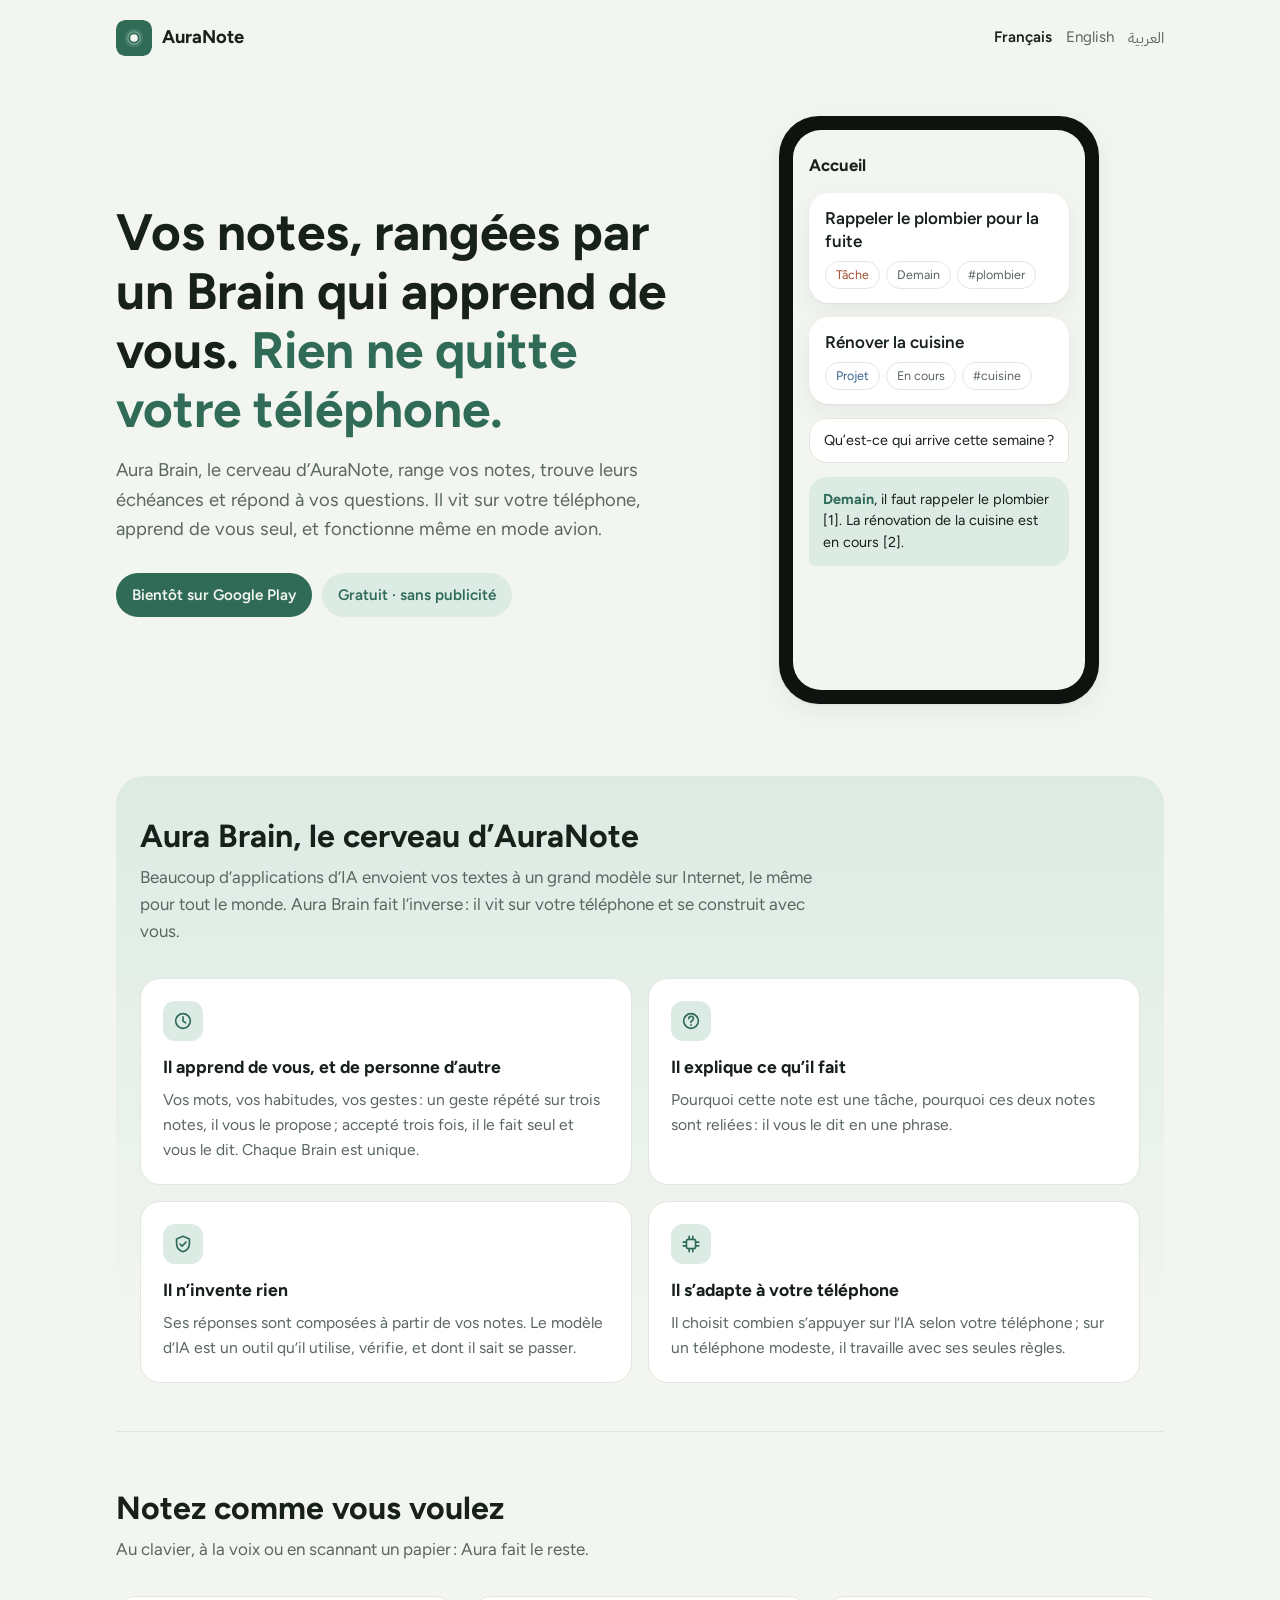
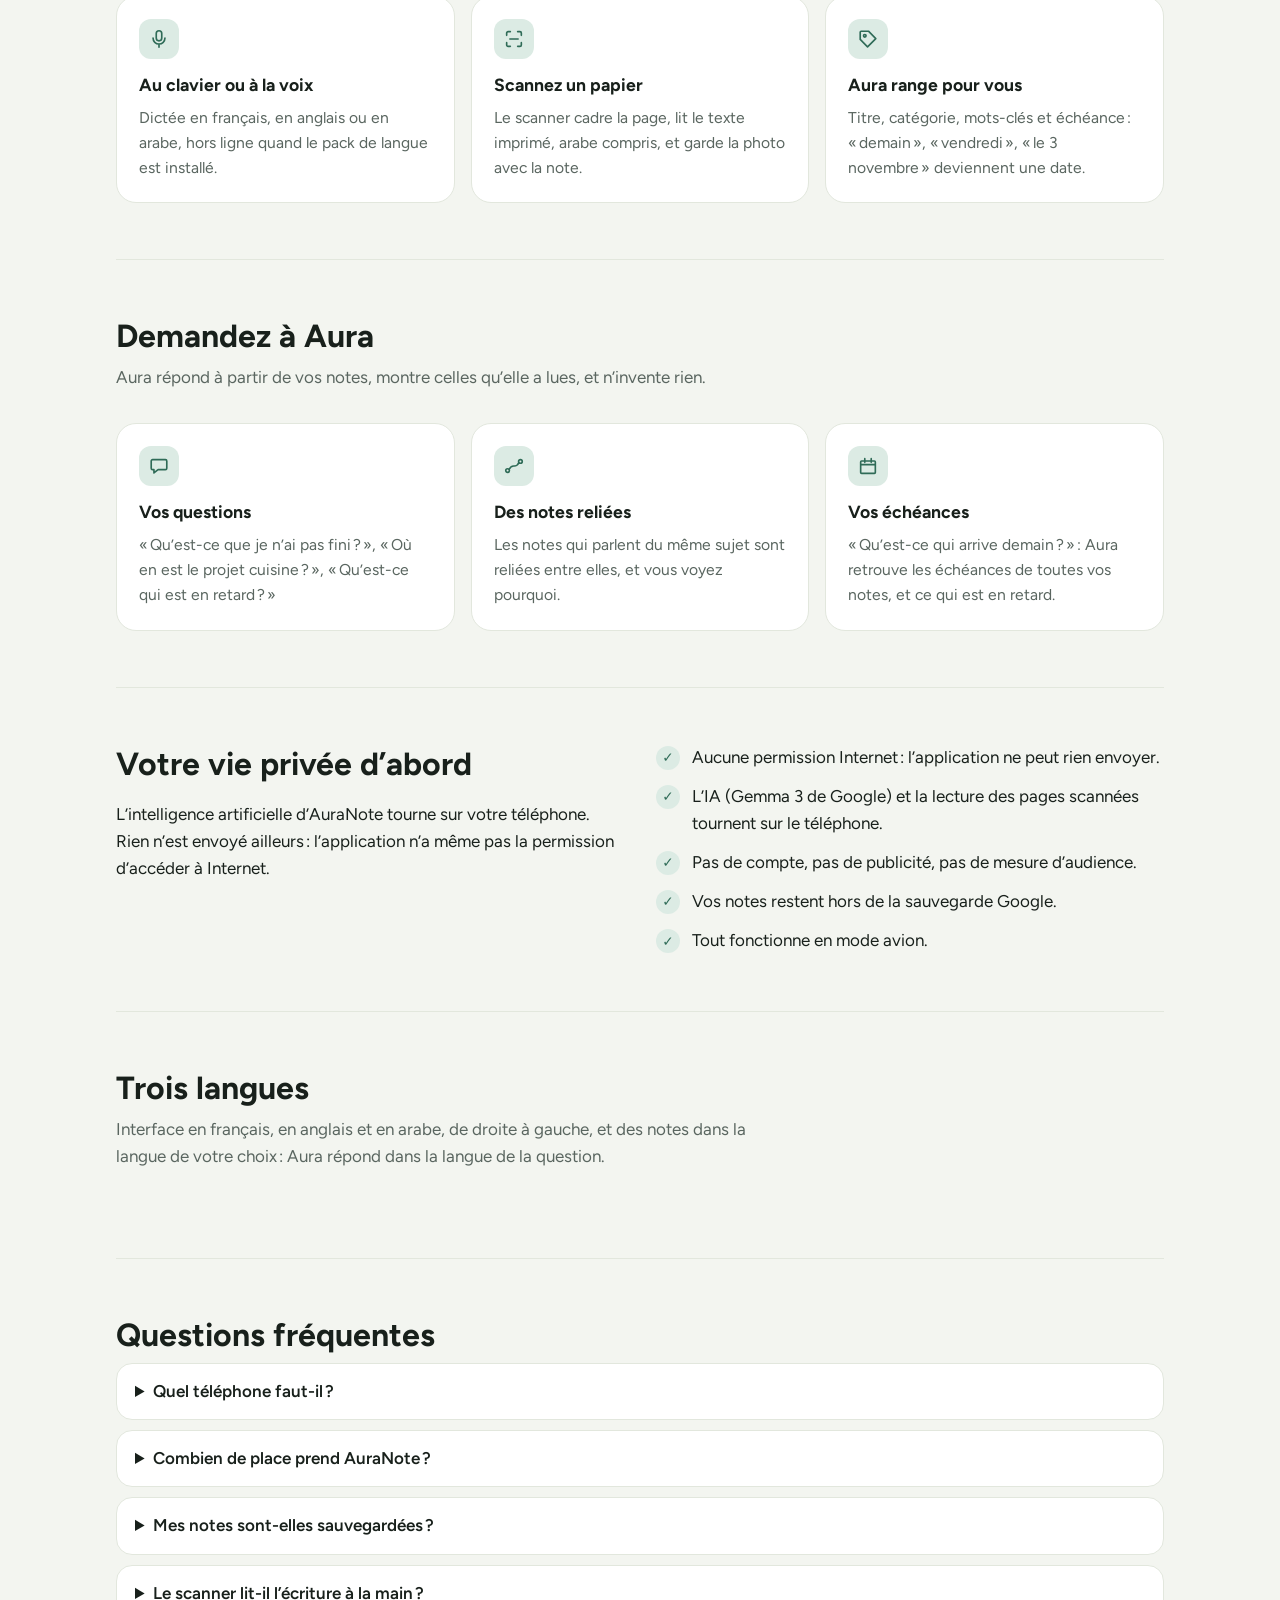
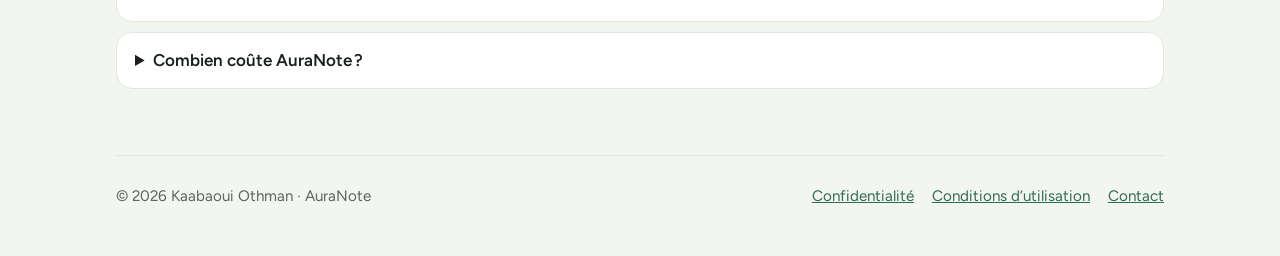
<file: index.html>
<!doctype html>
<html lang="fr" dir="ltr">
<head>
<meta charset="utf-8">
<meta name="viewport" content="width=device-width, initial-scale=1">
<title>AuraNote — vos notes rangées par un Brain qui apprend de vous</title>
<meta name="description" content="Aura Brain range vos notes et apprend de vous seul. Il vit sur votre téléphone : rien ne le quitte, même en mode avion.">
<link rel="icon" href="icone.svg" type="image/svg+xml">
<link rel="stylesheet" href="style.css">
</head>
<body>
<div class="vitrine">
<header class="barre">
<a class="marque" href="index.html"><img src="icone.svg" alt="">AuraNote</a>
<nav class="langues" aria-label="Langue"><a href="index.html" lang="fr" aria-current="page">Français</a><a href="en/index.html" lang="en">English</a><a href="ar/index.html" lang="ar">العربية</a></nav>
</header>

<section class="une">
<div>
<h1>Vos notes, rangées par un Brain qui apprend de vous. <em>Rien ne quitte votre téléphone.</em></h1>
<p class="chapeau">Aura Brain, le cerveau d’AuraNote, range vos notes, trouve leurs échéances et répond à vos questions. Il vit sur votre téléphone, apprend de vous seul, et fonctionne même en mode avion.</p>
<div class="badges"><span class="badge plein">Bientôt sur Google Play</span><span class="badge voile">Gratuit · sans publicité</span></div>
</div>
<div class="telephone" aria-hidden="true"><div class="ecran">
<div class="titre-ecran">Accueil</div>
<div class="fiche"><div class="t">Rappeler le plombier pour la fuite</div><div class="pastilles"><span class="pastille tache">Tâche</span><span class="pastille">Demain</span><span class="pastille">#plombier</span></div></div>
<div class="fiche"><div class="t">Rénover la cuisine</div><div class="pastilles"><span class="pastille projet">Projet</span><span class="pastille">En cours</span><span class="pastille">#cuisine</span></div></div>
<div class="question">Qu’est-ce qui arrive cette semaine ?</div>
<div class="bulle"><b>Demain</b>, il faut rappeler le plombier [1]. La rénovation de la cuisine est en cours [2].</div>
</div></div>
</section>

<section class="section brain">
<h2>Aura Brain, le cerveau d’AuraNote</h2>
<p>Beaucoup d’applications d’IA envoient vos textes à un grand modèle sur Internet, le même pour tout le monde. Aura Brain fait l’inverse : il vit sur votre téléphone et se construit avec vous.</p>
<div class="grille deux"><div class="carte"><div class="picto"><svg viewBox="0 0 24 24" aria-hidden="true"><path d="M12 4a8 8 0 1 0 0 16a8 8 0 1 0 0-16z"/><path d="M12 7.5V12l3 2"/></svg></div><h3>Il apprend de vous, et de personne d’autre</h3><p>Vos mots, vos habitudes, vos gestes : un geste répété sur trois notes, il vous le propose ; accepté trois fois, il le fait seul et vous le dit. Chaque Brain est unique.</p></div><div class="carte"><div class="picto"><svg viewBox="0 0 24 24" aria-hidden="true"><path d="M12 4a8 8 0 1 0 0 16a8 8 0 1 0 0-16z"/><path d="M9.6 9.4a2.5 2.5 0 1 1 3.4 2.3c-.6.3-1 .8-1 1.5v.3M12 16.3v.2"/></svg></div><h3>Il explique ce qu’il fait</h3><p>Pourquoi cette note est une tâche, pourquoi ces deux notes sont reliées : il vous le dit en une phrase.</p></div><div class="carte"><div class="picto"><svg viewBox="0 0 24 24" aria-hidden="true"><path d="M12 3.5l7 3v5c0 4.4-3 7.8-7 9-4-1.2-7-4.6-7-9v-5z"/><path d="M8.8 12.2l2.2 2.2 4.2-4.4"/></svg></div><h3>Il n’invente rien</h3><p>Ses réponses sont composées à partir de vos notes. Le modèle d’IA est un outil qu’il utilise, vérifie, et dont il sait se passer.</p></div><div class="carte"><div class="picto"><svg viewBox="0 0 24 24" aria-hidden="true"><rect x="7" y="7" width="10" height="10" rx="2"/><path d="M10 3.5V7M14 3.5V7M10 17v3.5M14 17v3.5M3.5 10H7M3.5 14H7M17 10h3.5M17 14h3.5"/></svg></div><h3>Il s’adapte à votre téléphone</h3><p>Il choisit combien s’appuyer sur l’IA selon votre téléphone ; sur un téléphone modeste, il travaille avec ses seules règles.</p></div></div>
</section>

<section class="section">
<h2>Notez comme vous voulez</h2>
<p>Au clavier, à la voix ou en scannant un papier : Aura fait le reste.</p>
<div class="grille"><div class="carte"><div class="picto"><svg viewBox="0 0 24 24" aria-hidden="true"><path d="M12 3a3 3 0 0 1 3 3v5a3 3 0 0 1-6 0V6a3 3 0 0 1 3-3z"/><path d="M5.5 11a6.5 6.5 0 0 0 13 0M12 17.5V21"/></svg></div><h3>Au clavier ou à la voix</h3><p>Dictée en français, en anglais ou en arabe, hors ligne quand le pack de langue est installé.</p></div><div class="carte"><div class="picto"><svg viewBox="0 0 24 24" aria-hidden="true"><path d="M4 8V5.5A1.5 1.5 0 0 1 5.5 4H8M16 4h2.5A1.5 1.5 0 0 1 20 5.5V8M20 16v2.5a1.5 1.5 0 0 1-1.5 1.5H16M8 20H5.5A1.5 1.5 0 0 1 4 18.5V16M7.5 12h9"/></svg></div><h3>Scannez un papier</h3><p>Le scanner cadre la page, lit le texte imprimé, arabe compris, et garde la photo avec la note.</p></div><div class="carte"><div class="picto"><svg viewBox="0 0 24 24" aria-hidden="true"><path d="M3.5 12.5v-8a1 1 0 0 1 1-1h8l8 8-9 9z"/><circle cx="8.5" cy="8.5" r="1.4"/></svg></div><h3>Aura range pour vous</h3><p>Titre, catégorie, mots-clés et échéance : « demain », « vendredi », « le 3 novembre » deviennent une date.</p></div></div>
</section>

<section class="section">
<h2>Demandez à Aura</h2>
<p>Aura répond à partir de vos notes, montre celles qu’elle a lues, et n’invente rien.</p>
<div class="grille"><div class="carte"><div class="picto"><svg viewBox="0 0 24 24" aria-hidden="true"><path d="M5 5h14a1.5 1.5 0 0 1 1.5 1.5v8A1.5 1.5 0 0 1 19 16h-8l-4.5 3.5V16H5a1.5 1.5 0 0 1-1.5-1.5v-8A1.5 1.5 0 0 1 5 5z"/></svg></div><h3>Vos questions</h3><p>« Qu’est-ce que je n’ai pas fini ? », « Où en est le projet cuisine ? », « Qu’est-ce qui est en retard ? »</p></div><div class="carte"><div class="picto"><svg viewBox="0 0 24 24" aria-hidden="true"><path d="M6.8 15.6C10 8 14 16 17.2 8.4"/><circle cx="5" cy="17" r="2"/><circle cx="19" cy="7" r="2"/></svg></div><h3>Des notes reliées</h3><p>Les notes qui parlent du même sujet sont reliées entre elles, et vous voyez pourquoi.</p></div><div class="carte"><div class="picto"><svg viewBox="0 0 24 24" aria-hidden="true"><path d="M5 6.5h14a1 1 0 0 1 1 1V19a1 1 0 0 1-1 1H5a1 1 0 0 1-1-1V7.5a1 1 0 0 1 1-1zM4 10.5h16M8.5 4v4M15.5 4v4"/></svg></div><h3>Vos échéances</h3><p>« Qu’est-ce qui arrive demain ? » : Aura retrouve les échéances de toutes vos notes, et ce qui est en retard.</p></div></div>
</section>

<section class="section prive">
<div><h2>Votre vie privée d’abord</h2><p>L’intelligence artificielle d’AuraNote tourne sur votre téléphone. Rien n’est envoyé ailleurs : l’application n’a même pas la permission d’accéder à Internet.</p></div>
<ul class="coches"><li>Aucune permission Internet : l’application ne peut rien envoyer.</li><li>L’IA (Gemma 3 de Google) et la lecture des pages scannées tournent sur le téléphone.</li><li>Pas de compte, pas de publicité, pas de mesure d’audience.</li><li>Vos notes restent hors de la sauvegarde Google.</li><li>Tout fonctionne en mode avion.</li></ul>
</section>

<section class="section">
<h2>Trois langues</h2>
<p>Interface en français, en anglais et en arabe, de droite à gauche, et des notes dans la langue de votre choix : Aura répond dans la langue de la question.</p>
</section>

<section class="section questions">
<h2>Questions fréquentes</h2>
<details><summary>Quel téléphone faut-il ?</summary><p>Android 8 ou plus récent. L’IA demande un téléphone de 4 Go de mémoire vive ; sur un téléphone plus modeste, AuraNote range vos notes avec ses seules règles.</p></details><details><summary>Combien de place prend AuraNote ?</summary><p>Environ 1 Go pour les modèles d’intelligence artificielle, téléchargés par Google Play avec l’application.</p></details><details><summary>Mes notes sont-elles sauvegardées ?</summary><p>Non : elles restent sur votre téléphone, et nulle part ailleurs. Désinstaller l’application les efface.</p></details><details><summary>Le scanner lit-il l’écriture à la main ?</summary><p>Non, seulement le texte imprimé. En arabe, la lecture d’une page prend une quinzaine de secondes.</p></details><details><summary>Combien coûte AuraNote ?</summary><p>Rien. AuraNote est gratuite et sans publicité.</p></details>
</section>

<footer class="pied">
<span><bdi dir="ltr">© 2026 Kaabaoui Othman · AuraNote</bdi></span>
<span class="liens"><a href="fr/confidentialite.html">Confidentialité</a><a href="fr/conditions.html">Conditions d’utilisation</a><a href="mailto:kaabaoui.othman@gmail.com">Contact</a></span>
</footer>
</div>
</body>
</html>
</file>
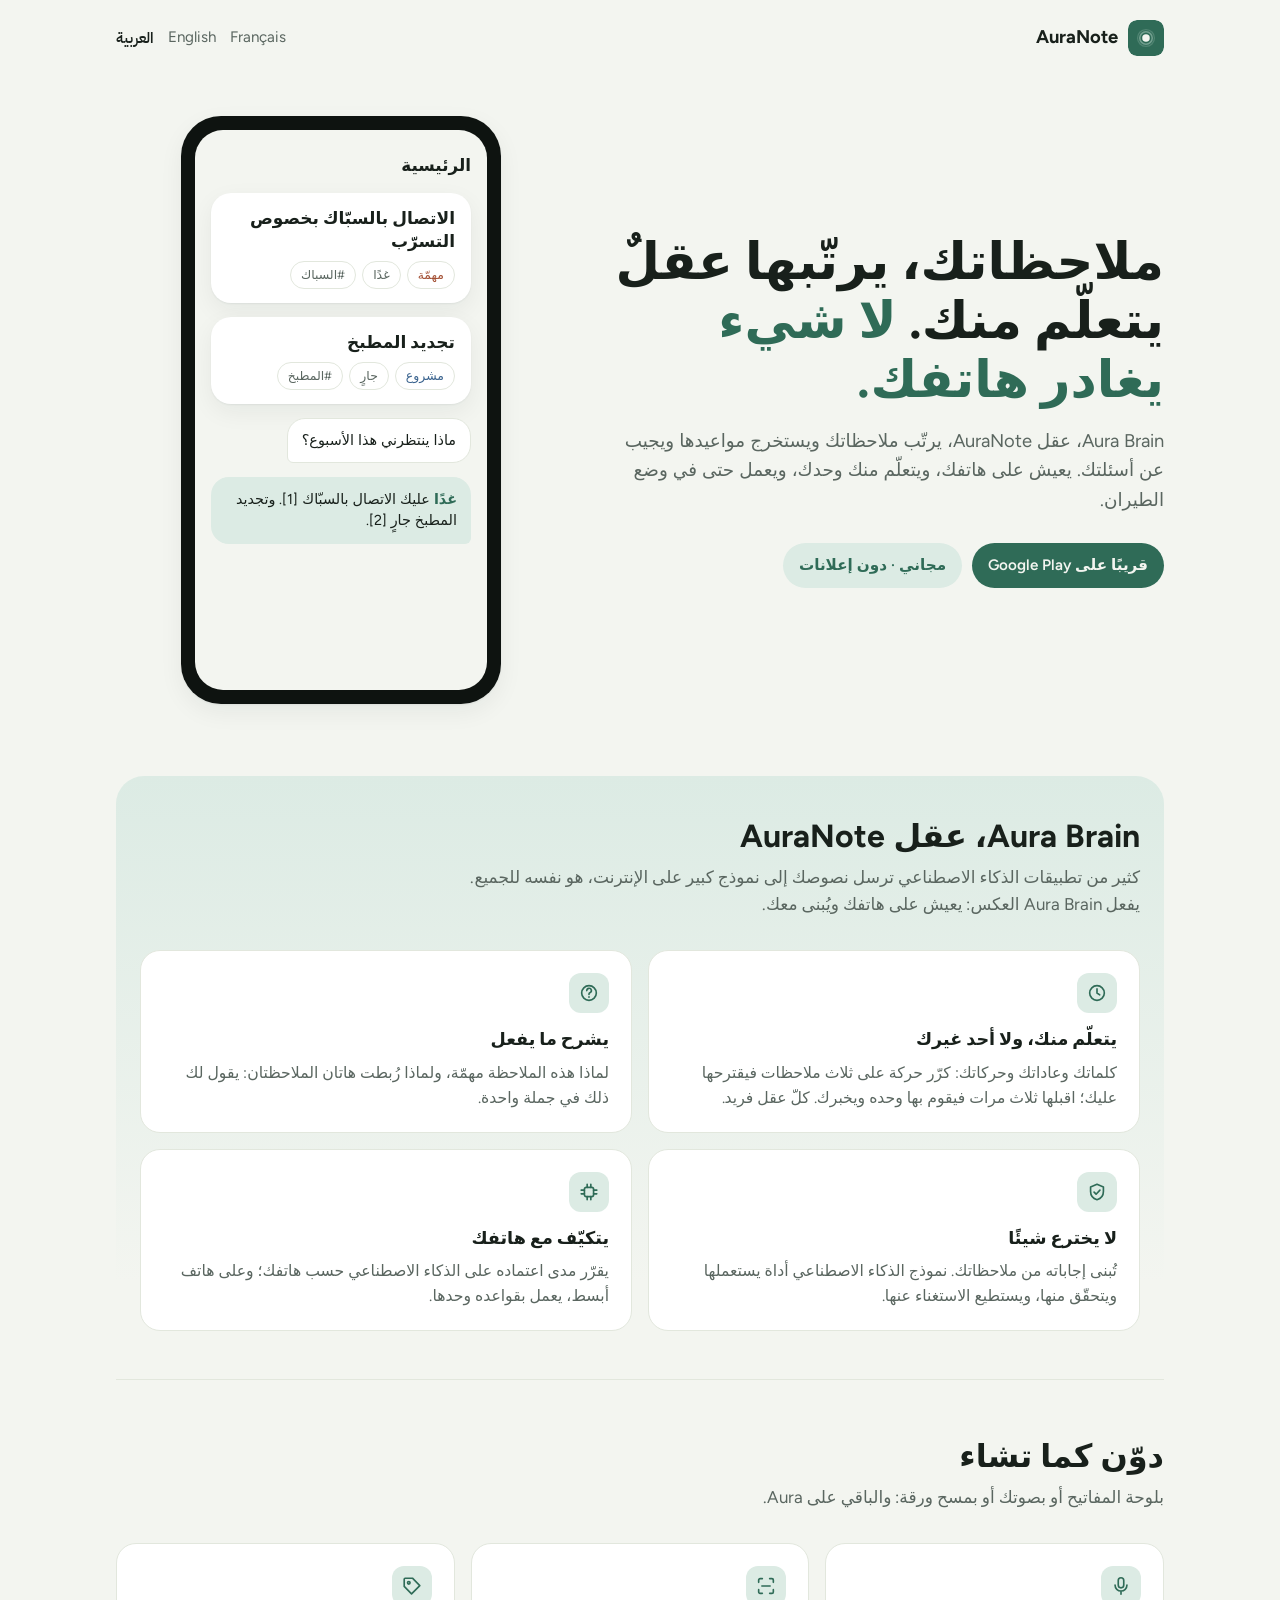
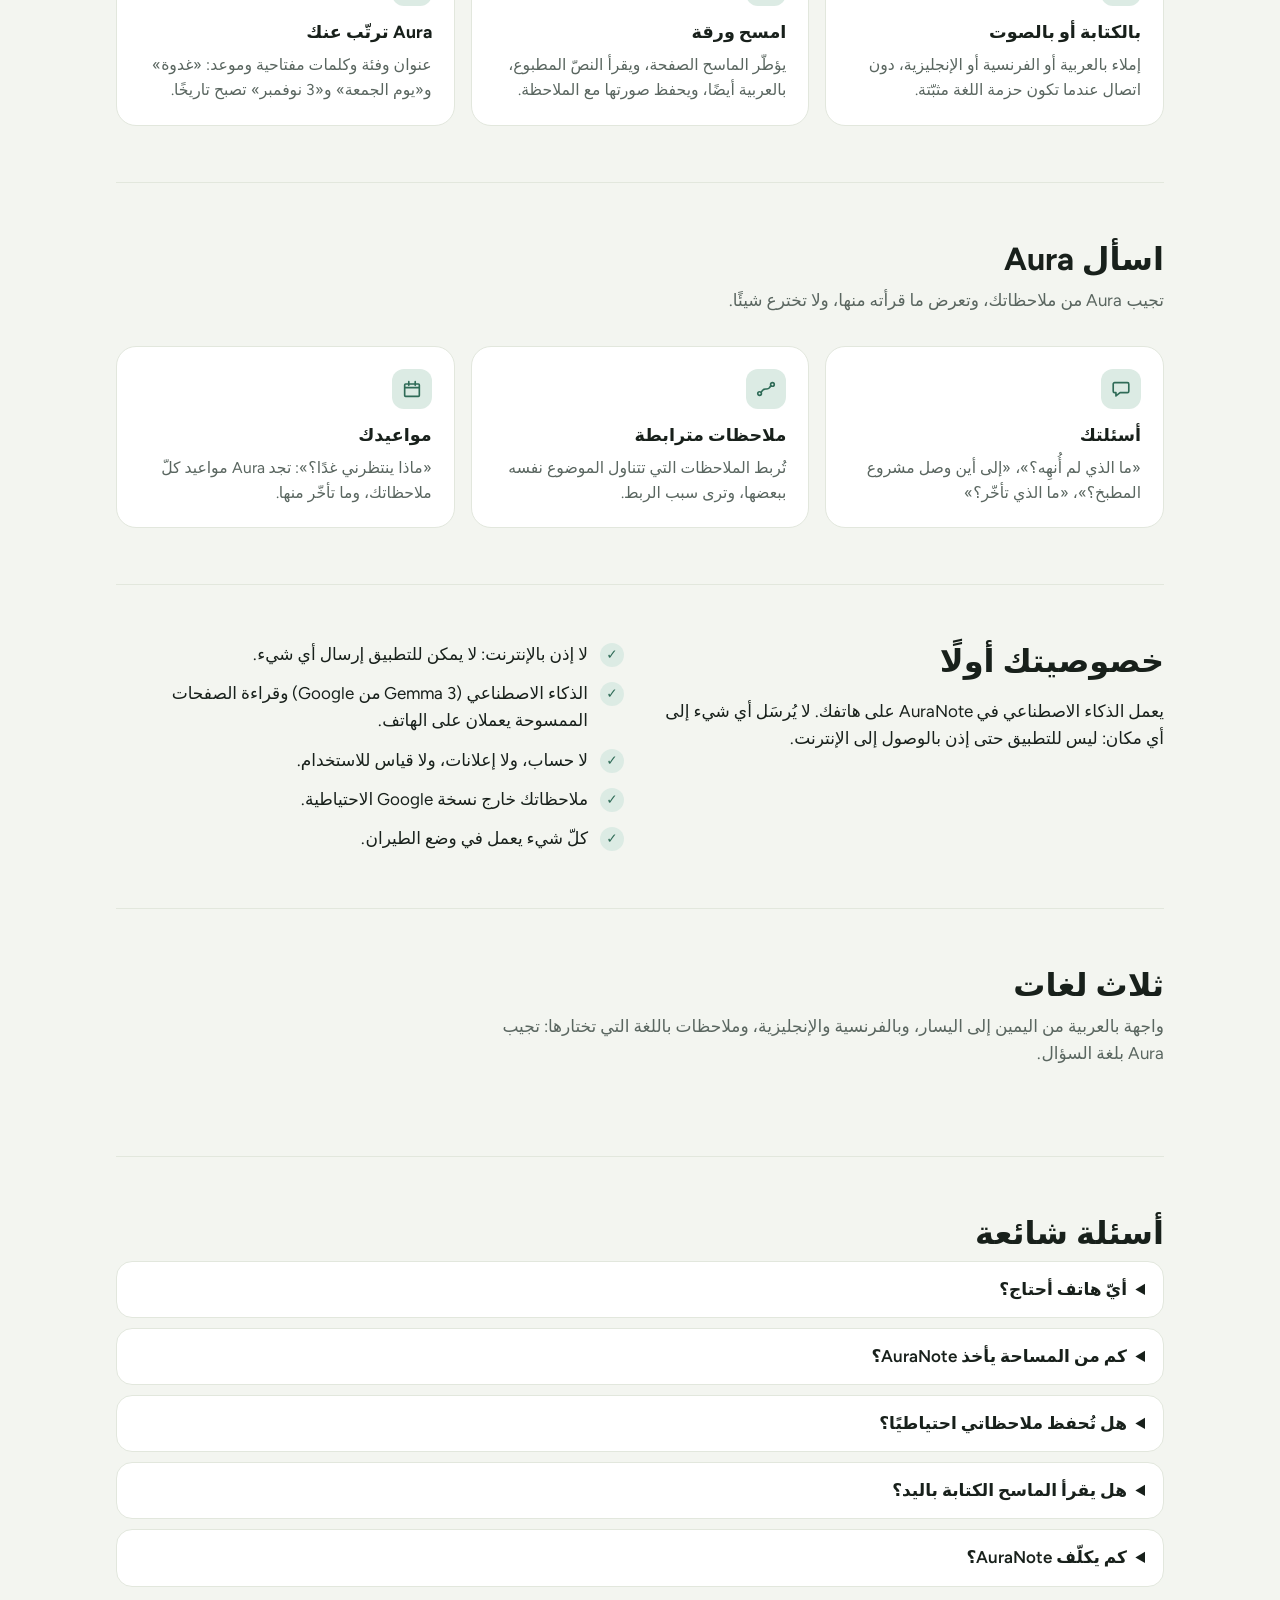
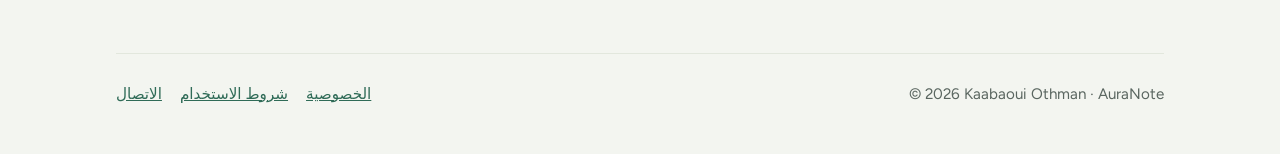
<file: ar/index.html>
<!doctype html>
<html lang="ar" dir="rtl">
<head>
<meta charset="utf-8">
<meta name="viewport" content="width=device-width, initial-scale=1">
<title>AuraNote — ملاحظاتك يرتّبها عقلٌ يتعلّم منك</title>
<meta name="description" content="يرتّب Aura Brain ملاحظاتك ويتعلّم منك وحدك. يعيش على هاتفك: لا شيء يغادره، حتى في وضع الطيران.">
<link rel="icon" href="../icone.svg" type="image/svg+xml">
<link rel="stylesheet" href="../style.css">
</head>
<body>
<div class="vitrine">
<header class="barre">
<a class="marque" href="../ar/index.html"><img src="../icone.svg" alt="">AuraNote</a>
<nav class="langues" aria-label="اللغة"><a href="../index.html" lang="fr">Français</a><a href="../en/index.html" lang="en">English</a><a href="../ar/index.html" lang="ar" aria-current="page">العربية</a></nav>
</header>

<section class="une">
<div>
<h1>ملاحظاتك، يرتّبها عقلٌ يتعلّم منك. <em>لا شيء يغادر هاتفك.</em></h1>
<p class="chapeau">‏Aura Brain، عقل AuraNote، يرتّب ملاحظاتك ويستخرج مواعيدها ويجيب عن أسئلتك. يعيش على هاتفك، ويتعلّم منك وحدك، ويعمل حتى في وضع الطيران.</p>
<div class="badges"><span class="badge plein">قريبًا على Google Play</span><span class="badge voile">مجاني · دون إعلانات</span></div>
</div>
<div class="telephone" aria-hidden="true"><div class="ecran">
<div class="titre-ecran">الرئيسية</div>
<div class="fiche"><div class="t">الاتصال بالسبّاك بخصوص التسرّب</div><div class="pastilles"><span class="pastille tache">مهمّة</span><span class="pastille">غدًا</span><span class="pastille">#السباك</span></div></div>
<div class="fiche"><div class="t">تجديد المطبخ</div><div class="pastilles"><span class="pastille projet">مشروع</span><span class="pastille">جارٍ</span><span class="pastille">#المطبخ</span></div></div>
<div class="question">ماذا ينتظرني هذا الأسبوع؟</div>
<div class="bulle"><b>غدًا</b> عليك الاتصال بالسبّاك [1]. وتجديد المطبخ جارٍ [2].</div>
</div></div>
</section>

<section class="section brain">
<h2>‏Aura Brain، عقل AuraNote</h2>
<p>كثير من تطبيقات الذكاء الاصطناعي ترسل نصوصك إلى نموذج كبير على الإنترنت، هو نفسه للجميع. يفعل Aura Brain العكس: يعيش على هاتفك ويُبنى معك.</p>
<div class="grille deux"><div class="carte"><div class="picto"><svg viewBox="0 0 24 24" aria-hidden="true"><path d="M12 4a8 8 0 1 0 0 16a8 8 0 1 0 0-16z"/><path d="M12 7.5V12l3 2"/></svg></div><h3>يتعلّم منك، ولا أحد غيرك</h3><p>كلماتك وعاداتك وحركاتك: كرّر حركة على ثلاث ملاحظات فيقترحها عليك؛ اقبلها ثلاث مرات فيقوم بها وحده ويخبرك. كلّ عقل فريد.</p></div><div class="carte"><div class="picto"><svg viewBox="0 0 24 24" aria-hidden="true"><path d="M12 4a8 8 0 1 0 0 16a8 8 0 1 0 0-16z"/><path d="M9.6 9.4a2.5 2.5 0 1 1 3.4 2.3c-.6.3-1 .8-1 1.5v.3M12 16.3v.2"/></svg></div><h3>يشرح ما يفعل</h3><p>لماذا هذه الملاحظة مهمّة، ولماذا رُبطت هاتان الملاحظتان: يقول لك ذلك في جملة واحدة.</p></div><div class="carte"><div class="picto"><svg viewBox="0 0 24 24" aria-hidden="true"><path d="M12 3.5l7 3v5c0 4.4-3 7.8-7 9-4-1.2-7-4.6-7-9v-5z"/><path d="M8.8 12.2l2.2 2.2 4.2-4.4"/></svg></div><h3>لا يخترع شيئًا</h3><p>تُبنى إجاباته من ملاحظاتك. نموذج الذكاء الاصطناعي أداة يستعملها ويتحقّق منها، ويستطيع الاستغناء عنها.</p></div><div class="carte"><div class="picto"><svg viewBox="0 0 24 24" aria-hidden="true"><rect x="7" y="7" width="10" height="10" rx="2"/><path d="M10 3.5V7M14 3.5V7M10 17v3.5M14 17v3.5M3.5 10H7M3.5 14H7M17 10h3.5M17 14h3.5"/></svg></div><h3>يتكيّف مع هاتفك</h3><p>يقرّر مدى اعتماده على الذكاء الاصطناعي حسب هاتفك؛ وعلى هاتف أبسط، يعمل بقواعده وحدها.</p></div></div>
</section>

<section class="section">
<h2>دوّن كما تشاء</h2>
<p>بلوحة المفاتيح أو بصوتك أو بمسح ورقة: والباقي على Aura.</p>
<div class="grille"><div class="carte"><div class="picto"><svg viewBox="0 0 24 24" aria-hidden="true"><path d="M12 3a3 3 0 0 1 3 3v5a3 3 0 0 1-6 0V6a3 3 0 0 1 3-3z"/><path d="M5.5 11a6.5 6.5 0 0 0 13 0M12 17.5V21"/></svg></div><h3>بالكتابة أو بالصوت</h3><p>إملاء بالعربية أو الفرنسية أو الإنجليزية، دون اتصال عندما تكون حزمة اللغة مثبّتة.</p></div><div class="carte"><div class="picto"><svg viewBox="0 0 24 24" aria-hidden="true"><path d="M4 8V5.5A1.5 1.5 0 0 1 5.5 4H8M16 4h2.5A1.5 1.5 0 0 1 20 5.5V8M20 16v2.5a1.5 1.5 0 0 1-1.5 1.5H16M8 20H5.5A1.5 1.5 0 0 1 4 18.5V16M7.5 12h9"/></svg></div><h3>امسح ورقة</h3><p>يؤطّر الماسح الصفحة، ويقرأ النصّ المطبوع، بالعربية أيضًا، ويحفظ صورتها مع الملاحظة.</p></div><div class="carte"><div class="picto"><svg viewBox="0 0 24 24" aria-hidden="true"><path d="M3.5 12.5v-8a1 1 0 0 1 1-1h8l8 8-9 9z"/><circle cx="8.5" cy="8.5" r="1.4"/></svg></div><h3>‏Aura ترتّب عنك</h3><p>عنوان وفئة وكلمات مفتاحية وموعد: «غدوة» و«يوم الجمعة» و«3 نوفمبر» تصبح تاريخًا.</p></div></div>
</section>

<section class="section">
<h2>اسأل Aura</h2>
<p>تجيب Aura من ملاحظاتك، وتعرض ما قرأته منها، ولا تخترع شيئًا.</p>
<div class="grille"><div class="carte"><div class="picto"><svg viewBox="0 0 24 24" aria-hidden="true"><path d="M5 5h14a1.5 1.5 0 0 1 1.5 1.5v8A1.5 1.5 0 0 1 19 16h-8l-4.5 3.5V16H5a1.5 1.5 0 0 1-1.5-1.5v-8A1.5 1.5 0 0 1 5 5z"/></svg></div><h3>أسئلتك</h3><p>«ما الذي لم أُنهِه؟»، «إلى أين وصل مشروع المطبخ؟»، «ما الذي تأخّر؟»</p></div><div class="carte"><div class="picto"><svg viewBox="0 0 24 24" aria-hidden="true"><path d="M6.8 15.6C10 8 14 16 17.2 8.4"/><circle cx="5" cy="17" r="2"/><circle cx="19" cy="7" r="2"/></svg></div><h3>ملاحظات مترابطة</h3><p>تُربط الملاحظات التي تتناول الموضوع نفسه ببعضها، وترى سبب الربط.</p></div><div class="carte"><div class="picto"><svg viewBox="0 0 24 24" aria-hidden="true"><path d="M5 6.5h14a1 1 0 0 1 1 1V19a1 1 0 0 1-1 1H5a1 1 0 0 1-1-1V7.5a1 1 0 0 1 1-1zM4 10.5h16M8.5 4v4M15.5 4v4"/></svg></div><h3>مواعيدك</h3><p>«ماذا ينتظرني غدًا؟»: تجد Aura مواعيد كلّ ملاحظاتك، وما تأخّر منها.</p></div></div>
</section>

<section class="section prive">
<div><h2>خصوصيتك أولًا</h2><p>يعمل الذكاء الاصطناعي في AuraNote على هاتفك. لا يُرسَل أي شيء إلى أي مكان: ليس للتطبيق حتى إذن بالوصول إلى الإنترنت.</p></div>
<ul class="coches"><li>لا إذن بالإنترنت: لا يمكن للتطبيق إرسال أي شيء.</li><li>الذكاء الاصطناعي (Gemma 3 من Google) وقراءة الصفحات الممسوحة يعملان على الهاتف.</li><li>لا حساب، ولا إعلانات، ولا قياس للاستخدام.</li><li>ملاحظاتك خارج نسخة Google الاحتياطية.</li><li>كلّ شيء يعمل في وضع الطيران.</li></ul>
</section>

<section class="section">
<h2>ثلاث لغات</h2>
<p>واجهة بالعربية من اليمين إلى اليسار، وبالفرنسية والإنجليزية، وملاحظات باللغة التي تختارها: تجيب Aura بلغة السؤال.</p>
</section>

<section class="section questions">
<h2>أسئلة شائعة</h2>
<details><summary>أيّ هاتف أحتاج؟</summary><p>أندرويد 8 أو أحدث. يحتاج الذكاء الاصطناعي إلى هاتف بذاكرة 4 غيغابايت؛ وعلى هاتف أبسط، يرتّب AuraNote ملاحظاتك بقواعده وحدها.</p></details><details><summary>كم من المساحة يأخذ AuraNote؟</summary><p>نحو 1 غيغابايت لنماذج الذكاء الاصطناعي، يُنزّلها Google Play مع التطبيق.</p></details><details><summary>هل تُحفظ ملاحظاتي احتياطيًا؟</summary><p>لا: تبقى على هاتفك ولا مكان غيره. إلغاء تثبيت التطبيق يمحوها.</p></details><details><summary>هل يقرأ الماسح الكتابة باليد؟</summary><p>لا، النصّ المطبوع فقط. بالعربية، تستغرق قراءة الصفحة نحو خمس عشرة ثانية.</p></details><details><summary>كم يكلّف AuraNote؟</summary><p>لا شيء. AuraNote مجاني ودون إعلانات.</p></details>
</section>

<footer class="pied">
<span><bdi dir="ltr">© 2026 Kaabaoui Othman · AuraNote</bdi></span>
<span class="liens"><a href="../ar/privacy.html">الخصوصية</a><a href="../ar/terms.html">شروط الاستخدام</a><a href="mailto:kaabaoui.othman@gmail.com">الاتصال</a></span>
</footer>
</div>
</body>
</html>
</file>
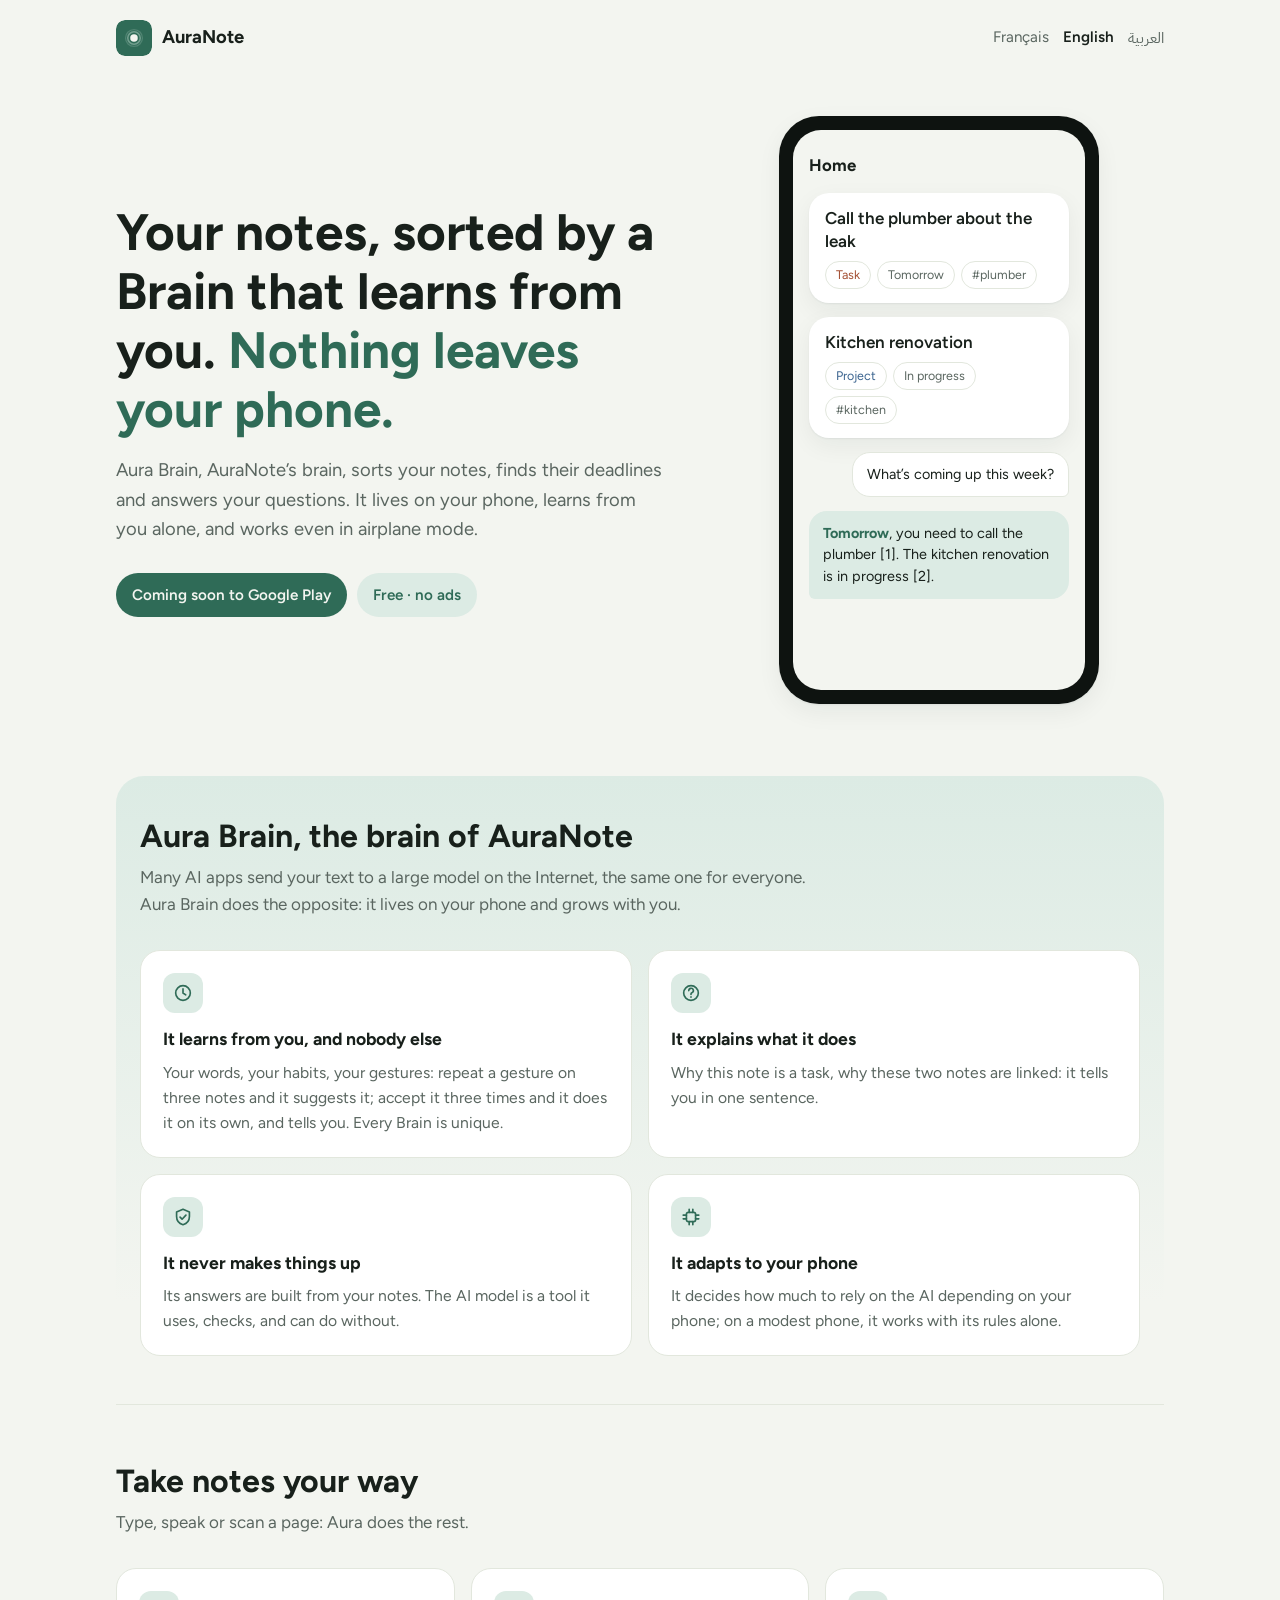
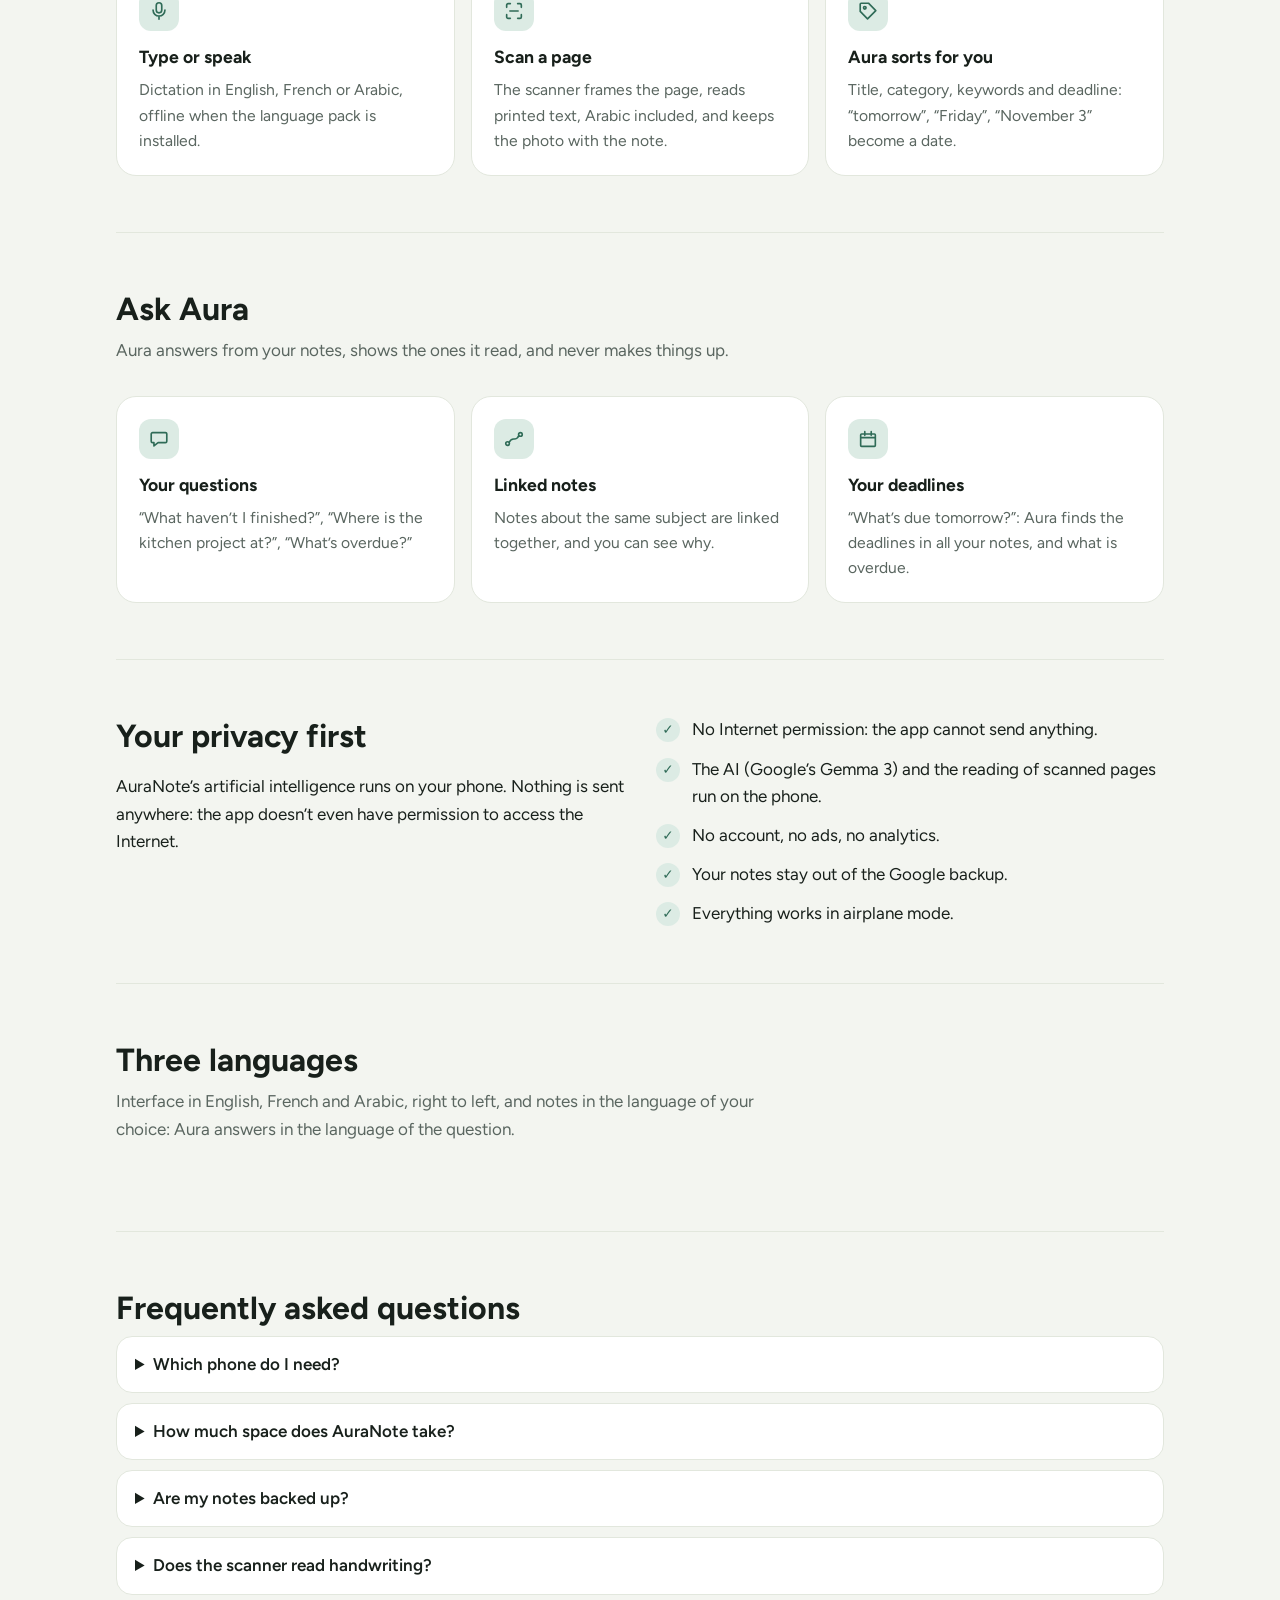
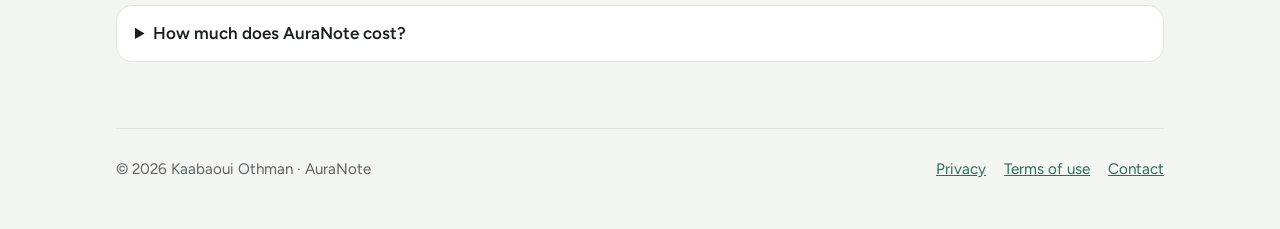
<file: en/index.html>
<!doctype html>
<html lang="en" dir="ltr">
<head>
<meta charset="utf-8">
<meta name="viewport" content="width=device-width, initial-scale=1">
<title>AuraNote — notes sorted by a Brain that learns from you</title>
<meta name="description" content="Aura Brain sorts your notes and learns from you alone. It lives on your phone: nothing leaves it, even in airplane mode.">
<link rel="icon" href="../icone.svg" type="image/svg+xml">
<link rel="stylesheet" href="../style.css">
</head>
<body>
<div class="vitrine">
<header class="barre">
<a class="marque" href="../en/index.html"><img src="../icone.svg" alt="">AuraNote</a>
<nav class="langues" aria-label="Language"><a href="../index.html" lang="fr">Français</a><a href="../en/index.html" lang="en" aria-current="page">English</a><a href="../ar/index.html" lang="ar">العربية</a></nav>
</header>

<section class="une">
<div>
<h1>Your notes, sorted by a Brain that learns from you. <em>Nothing leaves your phone.</em></h1>
<p class="chapeau">Aura Brain, AuraNote’s brain, sorts your notes, finds their deadlines and answers your questions. It lives on your phone, learns from you alone, and works even in airplane mode.</p>
<div class="badges"><span class="badge plein">Coming soon to Google Play</span><span class="badge voile">Free · no ads</span></div>
</div>
<div class="telephone" aria-hidden="true"><div class="ecran">
<div class="titre-ecran">Home</div>
<div class="fiche"><div class="t">Call the plumber about the leak</div><div class="pastilles"><span class="pastille tache">Task</span><span class="pastille">Tomorrow</span><span class="pastille">#plumber</span></div></div>
<div class="fiche"><div class="t">Kitchen renovation</div><div class="pastilles"><span class="pastille projet">Project</span><span class="pastille">In progress</span><span class="pastille">#kitchen</span></div></div>
<div class="question">What’s coming up this week?</div>
<div class="bulle"><b>Tomorrow</b>, you need to call the plumber [1]. The kitchen renovation is in progress [2].</div>
</div></div>
</section>

<section class="section brain">
<h2>Aura Brain, the brain of AuraNote</h2>
<p>Many AI apps send your text to a large model on the Internet, the same one for everyone. Aura Brain does the opposite: it lives on your phone and grows with you.</p>
<div class="grille deux"><div class="carte"><div class="picto"><svg viewBox="0 0 24 24" aria-hidden="true"><path d="M12 4a8 8 0 1 0 0 16a8 8 0 1 0 0-16z"/><path d="M12 7.5V12l3 2"/></svg></div><h3>It learns from you, and nobody else</h3><p>Your words, your habits, your gestures: repeat a gesture on three notes and it suggests it; accept it three times and it does it on its own, and tells you. Every Brain is unique.</p></div><div class="carte"><div class="picto"><svg viewBox="0 0 24 24" aria-hidden="true"><path d="M12 4a8 8 0 1 0 0 16a8 8 0 1 0 0-16z"/><path d="M9.6 9.4a2.5 2.5 0 1 1 3.4 2.3c-.6.3-1 .8-1 1.5v.3M12 16.3v.2"/></svg></div><h3>It explains what it does</h3><p>Why this note is a task, why these two notes are linked: it tells you in one sentence.</p></div><div class="carte"><div class="picto"><svg viewBox="0 0 24 24" aria-hidden="true"><path d="M12 3.5l7 3v5c0 4.4-3 7.8-7 9-4-1.2-7-4.6-7-9v-5z"/><path d="M8.8 12.2l2.2 2.2 4.2-4.4"/></svg></div><h3>It never makes things up</h3><p>Its answers are built from your notes. The AI model is a tool it uses, checks, and can do without.</p></div><div class="carte"><div class="picto"><svg viewBox="0 0 24 24" aria-hidden="true"><rect x="7" y="7" width="10" height="10" rx="2"/><path d="M10 3.5V7M14 3.5V7M10 17v3.5M14 17v3.5M3.5 10H7M3.5 14H7M17 10h3.5M17 14h3.5"/></svg></div><h3>It adapts to your phone</h3><p>It decides how much to rely on the AI depending on your phone; on a modest phone, it works with its rules alone.</p></div></div>
</section>

<section class="section">
<h2>Take notes your way</h2>
<p>Type, speak or scan a page: Aura does the rest.</p>
<div class="grille"><div class="carte"><div class="picto"><svg viewBox="0 0 24 24" aria-hidden="true"><path d="M12 3a3 3 0 0 1 3 3v5a3 3 0 0 1-6 0V6a3 3 0 0 1 3-3z"/><path d="M5.5 11a6.5 6.5 0 0 0 13 0M12 17.5V21"/></svg></div><h3>Type or speak</h3><p>Dictation in English, French or Arabic, offline when the language pack is installed.</p></div><div class="carte"><div class="picto"><svg viewBox="0 0 24 24" aria-hidden="true"><path d="M4 8V5.5A1.5 1.5 0 0 1 5.5 4H8M16 4h2.5A1.5 1.5 0 0 1 20 5.5V8M20 16v2.5a1.5 1.5 0 0 1-1.5 1.5H16M8 20H5.5A1.5 1.5 0 0 1 4 18.5V16M7.5 12h9"/></svg></div><h3>Scan a page</h3><p>The scanner frames the page, reads printed text, Arabic included, and keeps the photo with the note.</p></div><div class="carte"><div class="picto"><svg viewBox="0 0 24 24" aria-hidden="true"><path d="M3.5 12.5v-8a1 1 0 0 1 1-1h8l8 8-9 9z"/><circle cx="8.5" cy="8.5" r="1.4"/></svg></div><h3>Aura sorts for you</h3><p>Title, category, keywords and deadline: “tomorrow”, “Friday”, “November 3” become a date.</p></div></div>
</section>

<section class="section">
<h2>Ask Aura</h2>
<p>Aura answers from your notes, shows the ones it read, and never makes things up.</p>
<div class="grille"><div class="carte"><div class="picto"><svg viewBox="0 0 24 24" aria-hidden="true"><path d="M5 5h14a1.5 1.5 0 0 1 1.5 1.5v8A1.5 1.5 0 0 1 19 16h-8l-4.5 3.5V16H5a1.5 1.5 0 0 1-1.5-1.5v-8A1.5 1.5 0 0 1 5 5z"/></svg></div><h3>Your questions</h3><p>“What haven’t I finished?”, “Where is the kitchen project at?”, “What’s overdue?”</p></div><div class="carte"><div class="picto"><svg viewBox="0 0 24 24" aria-hidden="true"><path d="M6.8 15.6C10 8 14 16 17.2 8.4"/><circle cx="5" cy="17" r="2"/><circle cx="19" cy="7" r="2"/></svg></div><h3>Linked notes</h3><p>Notes about the same subject are linked together, and you can see why.</p></div><div class="carte"><div class="picto"><svg viewBox="0 0 24 24" aria-hidden="true"><path d="M5 6.5h14a1 1 0 0 1 1 1V19a1 1 0 0 1-1 1H5a1 1 0 0 1-1-1V7.5a1 1 0 0 1 1-1zM4 10.5h16M8.5 4v4M15.5 4v4"/></svg></div><h3>Your deadlines</h3><p>“What’s due tomorrow?”: Aura finds the deadlines in all your notes, and what is overdue.</p></div></div>
</section>

<section class="section prive">
<div><h2>Your privacy first</h2><p>AuraNote’s artificial intelligence runs on your phone. Nothing is sent anywhere: the app doesn’t even have permission to access the Internet.</p></div>
<ul class="coches"><li>No Internet permission: the app cannot send anything.</li><li>The AI (Google’s Gemma 3) and the reading of scanned pages run on the phone.</li><li>No account, no ads, no analytics.</li><li>Your notes stay out of the Google backup.</li><li>Everything works in airplane mode.</li></ul>
</section>

<section class="section">
<h2>Three languages</h2>
<p>Interface in English, French and Arabic, right to left, and notes in the language of your choice: Aura answers in the language of the question.</p>
</section>

<section class="section questions">
<h2>Frequently asked questions</h2>
<details><summary>Which phone do I need?</summary><p>Android 8 or later. The AI needs a phone with 4 GB of RAM; on a more modest phone, AuraNote sorts your notes with its rules alone.</p></details><details><summary>How much space does AuraNote take?</summary><p>About 1 GB for the AI models, downloaded by Google Play with the app.</p></details><details><summary>Are my notes backed up?</summary><p>No: they stay on your phone and nowhere else. Uninstalling the app erases them.</p></details><details><summary>Does the scanner read handwriting?</summary><p>No, only printed text. In Arabic, reading a page takes about fifteen seconds.</p></details><details><summary>How much does AuraNote cost?</summary><p>Nothing. AuraNote is free and has no ads.</p></details>
</section>

<footer class="pied">
<span><bdi dir="ltr">© 2026 Kaabaoui Othman · AuraNote</bdi></span>
<span class="liens"><a href="../en/privacy.html">Privacy</a><a href="../en/terms.html">Terms of use</a><a href="mailto:kaabaoui.othman@gmail.com">Contact</a></span>
</footer>
</div>
</body>
</html>
</file>
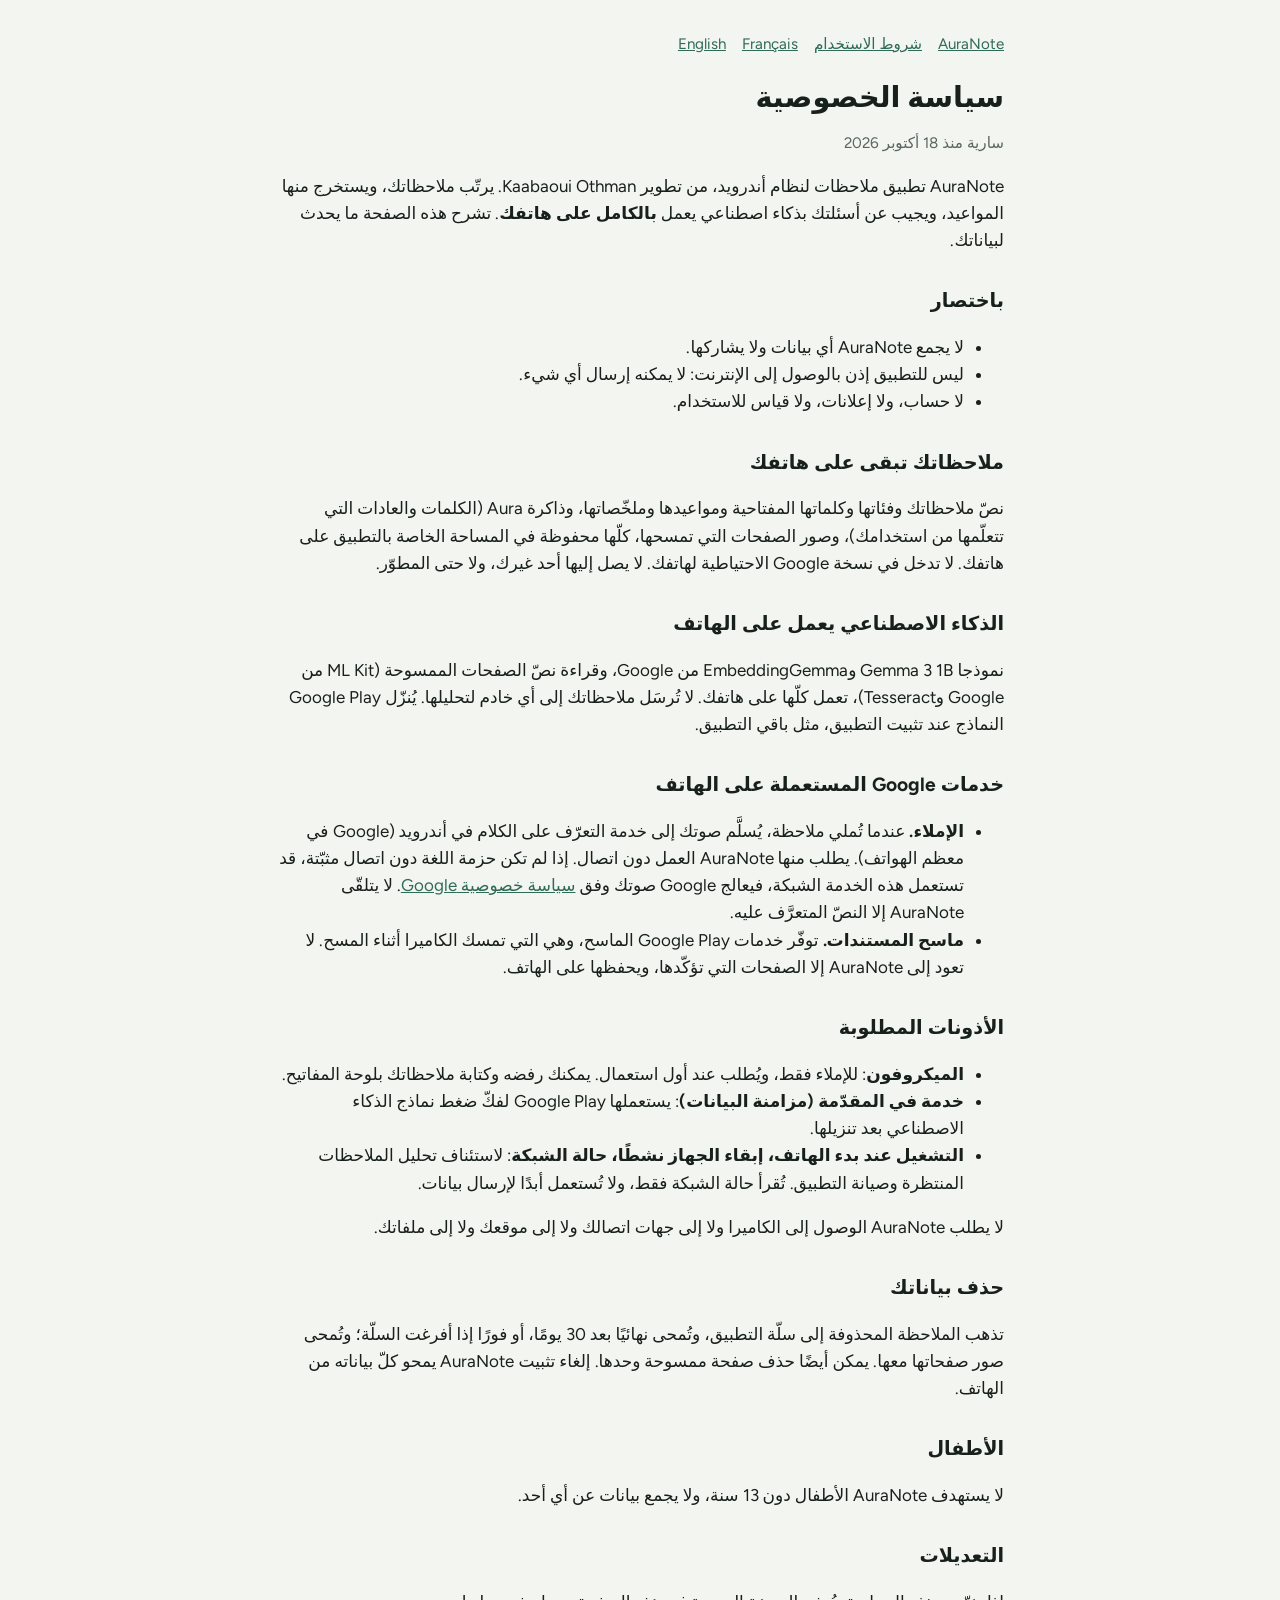
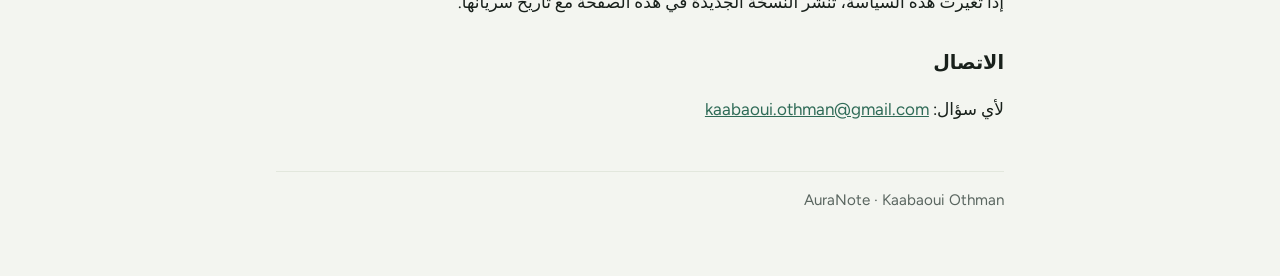
<file: ar/privacy.html>
<!doctype html>
<html lang="ar" dir="rtl">
<head>
<meta charset="utf-8">
<meta name="viewport" content="width=device-width, initial-scale=1">
<title>AuraNote — سياسة الخصوصية</title>
<link rel="stylesheet" href="../style.css">
</head>
<body>
<main>
<nav><a href="index.html">AuraNote</a><a href="terms.html">شروط الاستخدام</a><a href="../fr/confidentialite.html" lang="fr">Français</a><a href="../en/privacy.html" lang="en">English</a></nav>
<h1>سياسة الخصوصية</h1>
<p class="date">سارية منذ 18 أكتوبر 2026</p>

<p>‏AuraNote تطبيق ملاحظات لنظام أندرويد، من تطوير Kaabaoui Othman. يرتّب ملاحظاتك، ويستخرج منها المواعيد، ويجيب عن أسئلتك
بذكاء اصطناعي يعمل <strong>بالكامل على هاتفك</strong>. تشرح هذه الصفحة ما يحدث لبياناتك.</p>

<h2>باختصار</h2>
<ul>
<li>لا يجمع AuraNote أي بيانات ولا يشاركها.</li>
<li>ليس للتطبيق إذن بالوصول إلى الإنترنت: لا يمكنه إرسال أي شيء.</li>
<li>لا حساب، ولا إعلانات، ولا قياس للاستخدام.</li>
</ul>

<h2>ملاحظاتك تبقى على هاتفك</h2>
<p>نصّ ملاحظاتك وفئاتها وكلماتها المفتاحية ومواعيدها وملخّصاتها، وذاكرة Aura (الكلمات والعادات التي تتعلّمها من
استخدامك)، وصور الصفحات التي تمسحها، كلّها محفوظة في المساحة الخاصة بالتطبيق على هاتفك. لا تدخل في نسخة Google
الاحتياطية لهاتفك. لا يصل إليها أحد غيرك، ولا حتى المطوّر.</p>

<h2>الذكاء الاصطناعي يعمل على الهاتف</h2>
<p>نموذجا Gemma 3 1B وEmbeddingGemma من Google، وقراءة نصّ الصفحات الممسوحة (ML Kit من Google وTesseract)، تعمل
كلّها على هاتفك. لا تُرسَل ملاحظاتك إلى أي خادم لتحليلها. يُنزّل Google Play النماذج عند تثبيت التطبيق، مثل باقي
التطبيق.</p>

<h2>خدمات Google المستعملة على الهاتف</h2>
<ul>
<li><strong>الإملاء.</strong> عندما تُملي ملاحظة، يُسلَّم صوتك إلى خدمة التعرّف على الكلام في أندرويد (Google في معظم
الهواتف). يطلب منها AuraNote العمل دون اتصال. إذا لم تكن حزمة اللغة دون اتصال مثبّتة، قد تستعمل هذه الخدمة الشبكة،
فيعالج Google صوتك وفق <a href="https://policies.google.com/privacy?hl=ar">سياسة خصوصية Google</a>. لا يتلقّى
AuraNote إلا النصّ المتعرَّف عليه.</li>
<li><strong>ماسح المستندات.</strong> توفّر خدمات Google Play الماسح، وهي التي تمسك الكاميرا أثناء المسح. لا تعود إلى
AuraNote إلا الصفحات التي تؤكّدها، ويحفظها على الهاتف.</li>
</ul>

<h2>الأذونات المطلوبة</h2>
<ul>
<li><strong>الميكروفون</strong>: للإملاء فقط، ويُطلب عند أول استعمال. يمكنك رفضه وكتابة ملاحظاتك بلوحة المفاتيح.</li>
<li><strong>خدمة في المقدّمة (مزامنة البيانات)</strong>: يستعملها Google Play لفكّ ضغط نماذج الذكاء الاصطناعي بعد
تنزيلها.</li>
<li><strong>التشغيل عند بدء الهاتف، إبقاء الجهاز نشطًا، حالة الشبكة</strong>: لاستئناف تحليل الملاحظات المنتظرة وصيانة
التطبيق. تُقرأ حالة الشبكة فقط، ولا تُستعمل أبدًا لإرسال بيانات.</li>
</ul>
<p>لا يطلب AuraNote الوصول إلى الكاميرا ولا إلى جهات اتصالك ولا إلى موقعك ولا إلى ملفاتك.</p>

<h2>حذف بياناتك</h2>
<p>تذهب الملاحظة المحذوفة إلى سلّة التطبيق، وتُمحى نهائيًا بعد 30 يومًا، أو فورًا إذا أفرغت السلّة؛ وتُمحى صور
صفحاتها معها. يمكن أيضًا حذف صفحة ممسوحة وحدها. إلغاء تثبيت AuraNote يمحو كلّ بياناته من الهاتف.</p>

<h2>الأطفال</h2>
<p>لا يستهدف AuraNote الأطفال دون 13 سنة، ولا يجمع بيانات عن أي أحد.</p>

<h2>التعديلات</h2>
<p>إذا تغيّرت هذه السياسة، تُنشر النسخة الجديدة في هذه الصفحة مع تاريخ سريانها.</p>

<h2>الاتصال</h2>
<p>لأي سؤال: <a href="mailto:kaabaoui.othman@gmail.com" dir="ltr">kaabaoui.othman@gmail.com</a></p>

<footer><bdi dir="ltr">AuraNote · Kaabaoui Othman</bdi></footer>
</main>
</body>
</html>
</file>
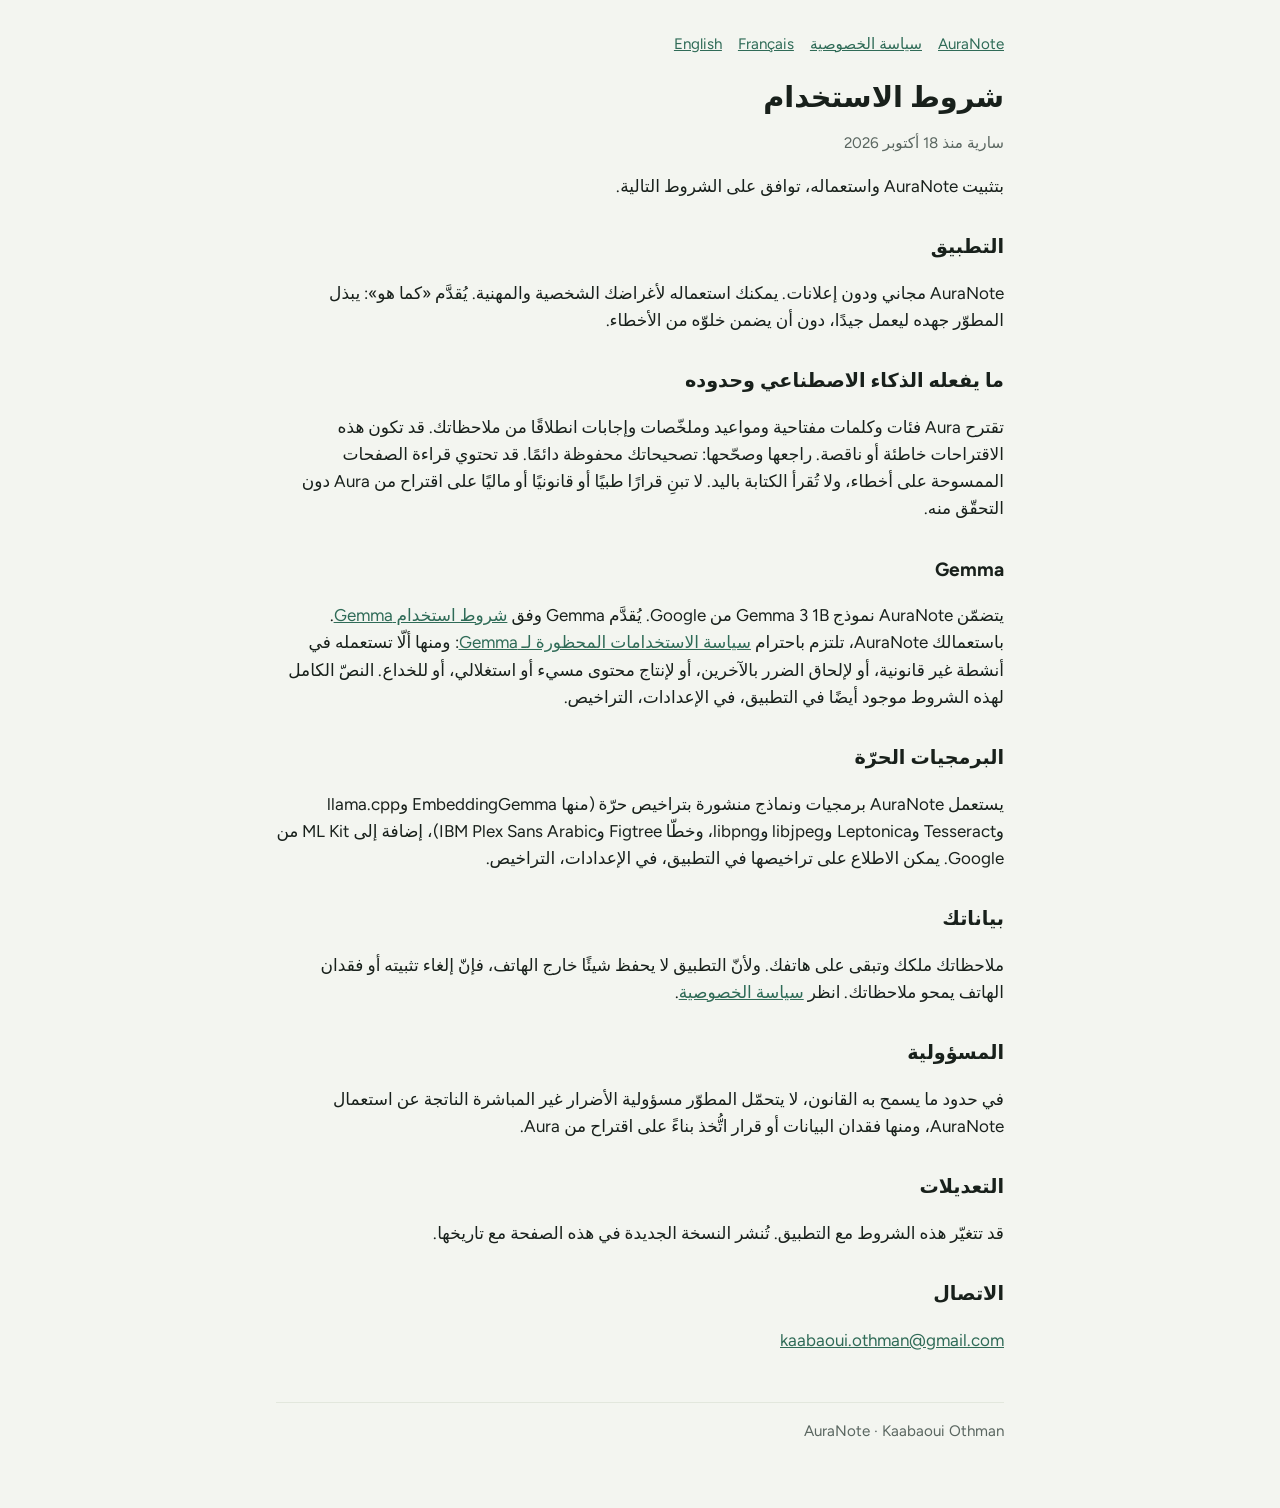
<file: ar/terms.html>
<!doctype html>
<html lang="ar" dir="rtl">
<head>
<meta charset="utf-8">
<meta name="viewport" content="width=device-width, initial-scale=1">
<title>AuraNote — شروط الاستخدام</title>
<link rel="stylesheet" href="../style.css">
</head>
<body>
<main>
<nav><a href="index.html">AuraNote</a><a href="privacy.html">سياسة الخصوصية</a><a href="../fr/conditions.html" lang="fr">Français</a><a href="../en/terms.html" lang="en">English</a></nav>
<h1>شروط الاستخدام</h1>
<p class="date">سارية منذ 18 أكتوبر 2026</p>

<p>بتثبيت AuraNote واستعماله، توافق على الشروط التالية.</p>

<h2>التطبيق</h2>
<p>‏AuraNote مجاني ودون إعلانات. يمكنك استعماله لأغراضك الشخصية والمهنية. يُقدَّم «كما هو»: يبذل المطوّر جهده ليعمل
جيدًا، دون أن يضمن خلوّه من الأخطاء.</p>

<h2>ما يفعله الذكاء الاصطناعي وحدوده</h2>
<p>تقترح Aura فئات وكلمات مفتاحية ومواعيد وملخّصات وإجابات انطلاقًا من ملاحظاتك. قد تكون هذه الاقتراحات خاطئة أو
ناقصة. راجعها وصحّحها: تصحيحاتك محفوظة دائمًا. قد تحتوي قراءة الصفحات الممسوحة على أخطاء، ولا تُقرأ الكتابة باليد.
لا تبنِ قرارًا طبيًا أو قانونيًا أو ماليًا على اقتراح من Aura دون التحقّق منه.</p>

<h2>Gemma</h2>
<p>يتضمّن AuraNote نموذج Gemma 3 1B من Google. يُقدَّم Gemma وفق
<a href="https://ai.google.dev/gemma/terms">شروط استخدام Gemma</a>. باستعمالك AuraNote، تلتزم باحترام
<a href="https://ai.google.dev/gemma/prohibited_use_policy">سياسة الاستخدامات المحظورة لـ Gemma</a>: ومنها ألّا
تستعمله في أنشطة غير قانونية، أو لإلحاق الضرر بالآخرين، أو لإنتاج محتوى مسيء أو استغلالي، أو للخداع. النصّ الكامل
لهذه الشروط موجود أيضًا في التطبيق، في الإعدادات، التراخيص.</p>

<h2>البرمجيات الحرّة</h2>
<p>يستعمل AuraNote برمجيات ونماذج منشورة بتراخيص حرّة (منها EmbeddingGemma وllama.cpp وTesseract وLeptonica
وlibjpeg وlibpng، وخطّا Figtree وIBM Plex Sans Arabic)، إضافة إلى ML Kit من Google. يمكن الاطلاع على تراخيصها في
التطبيق، في الإعدادات، التراخيص.</p>

<h2>بياناتك</h2>
<p>ملاحظاتك ملكك وتبقى على هاتفك. ولأنّ التطبيق لا يحفظ شيئًا خارج الهاتف، فإنّ إلغاء تثبيته أو فقدان الهاتف يمحو
ملاحظاتك. انظر <a href="privacy.html">سياسة الخصوصية</a>.</p>

<h2>المسؤولية</h2>
<p>في حدود ما يسمح به القانون، لا يتحمّل المطوّر مسؤولية الأضرار غير المباشرة الناتجة عن استعمال AuraNote، ومنها فقدان
البيانات أو قرار اتُّخذ بناءً على اقتراح من Aura.</p>

<h2>التعديلات</h2>
<p>قد تتغيّر هذه الشروط مع التطبيق. تُنشر النسخة الجديدة في هذه الصفحة مع تاريخها.</p>

<h2>الاتصال</h2>
<p><a href="mailto:kaabaoui.othman@gmail.com" dir="ltr">kaabaoui.othman@gmail.com</a></p>

<footer><bdi dir="ltr">AuraNote · Kaabaoui Othman</bdi></footer>
</main>
</body>
</html>
</file>
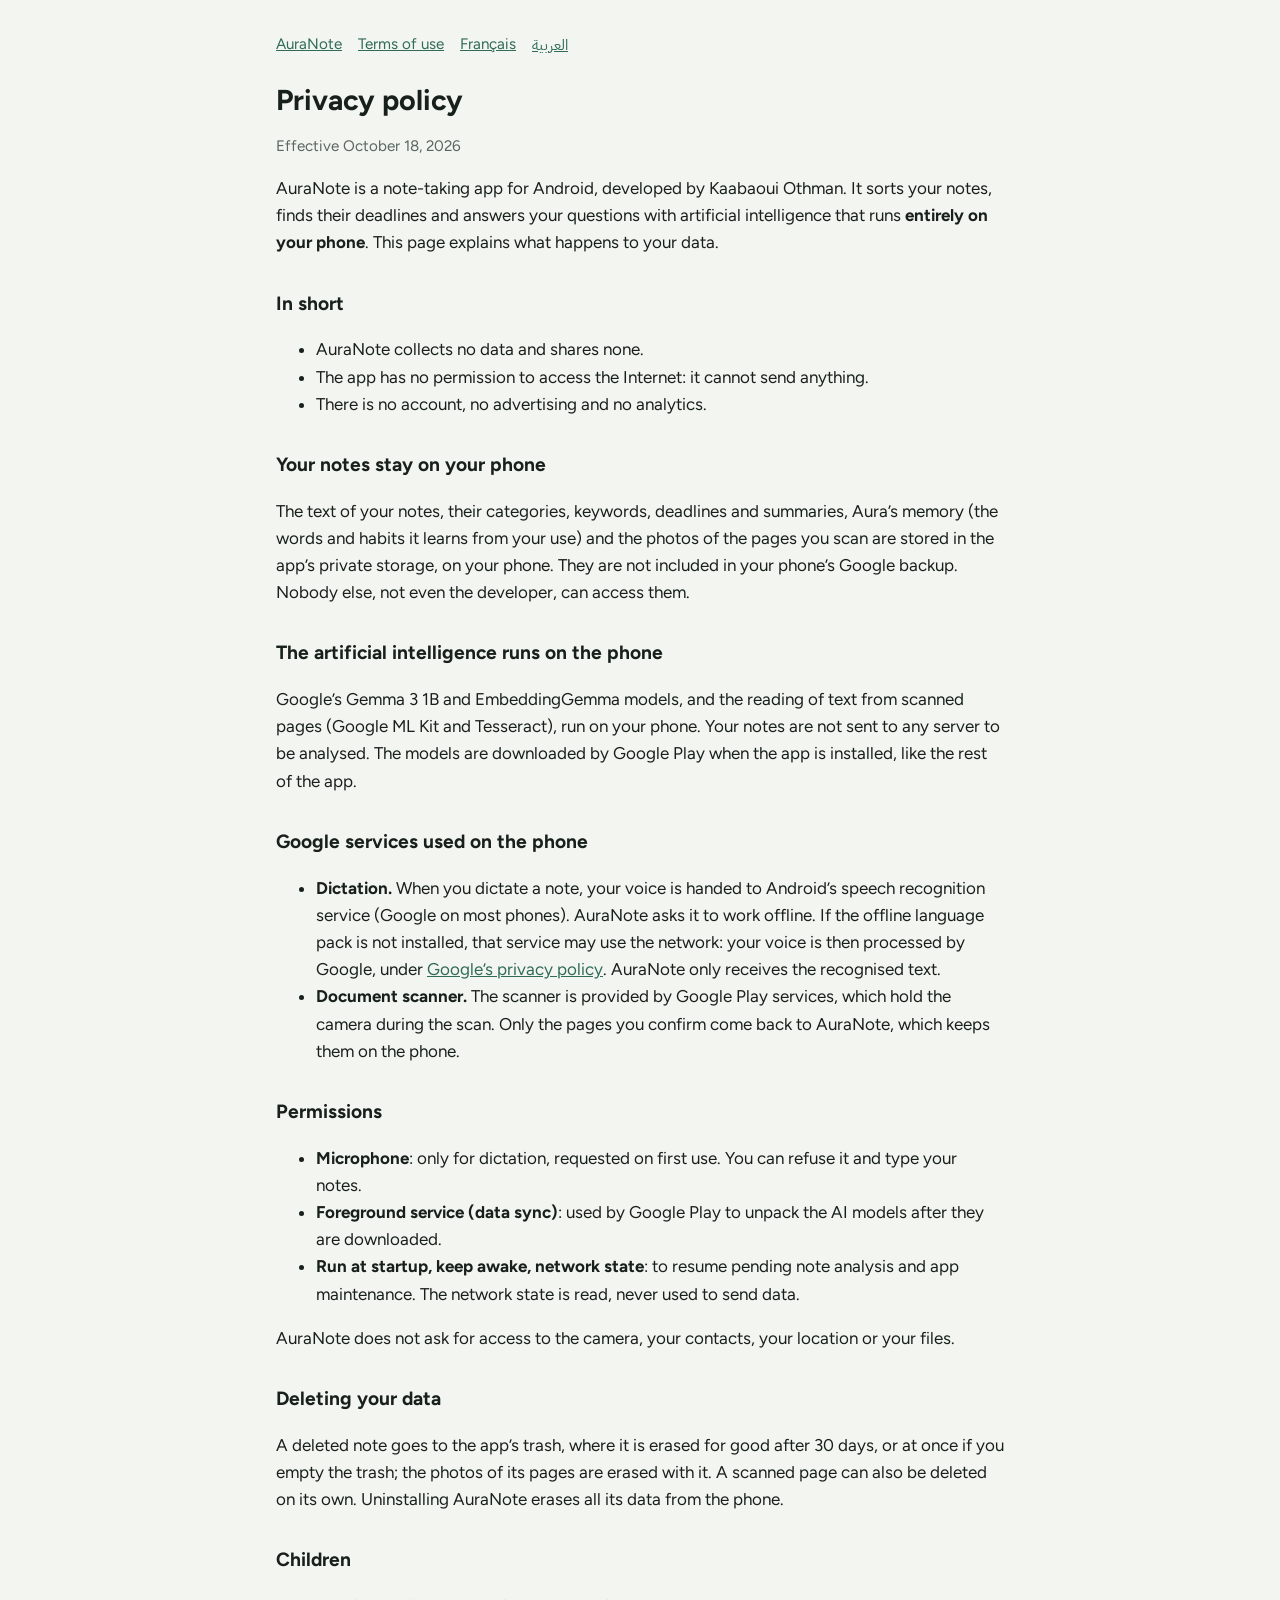
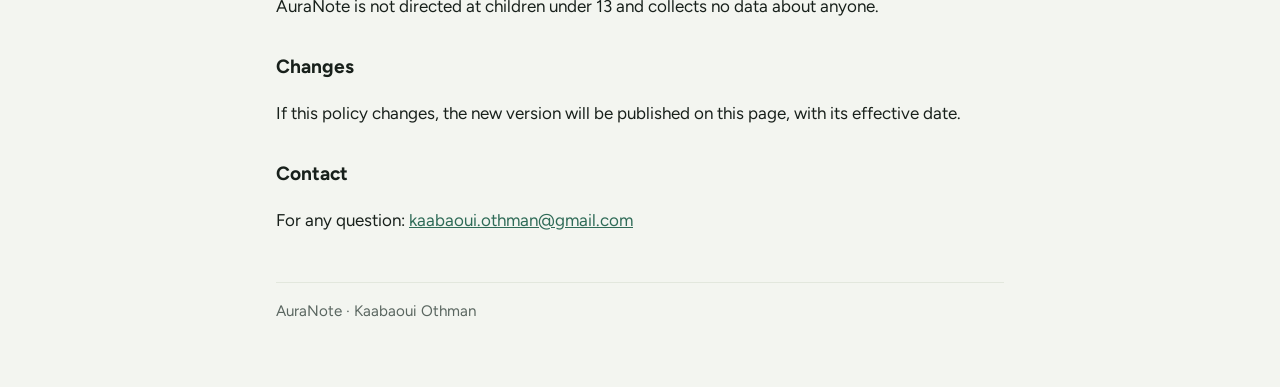
<file: en/privacy.html>
<!doctype html>
<html lang="en">
<head>
<meta charset="utf-8">
<meta name="viewport" content="width=device-width, initial-scale=1">
<title>AuraNote — Privacy policy</title>
<link rel="stylesheet" href="../style.css">
</head>
<body>
<main>
<nav><a href="index.html">AuraNote</a><a href="terms.html">Terms of use</a><a href="../fr/confidentialite.html" lang="fr">Français</a><a href="../ar/privacy.html" lang="ar">العربية</a></nav>
<h1>Privacy policy</h1>
<p class="date">Effective October 18, 2026</p>

<p>AuraNote is a note-taking app for Android, developed by Kaabaoui Othman. It sorts your notes, finds their deadlines and
answers your questions with artificial intelligence that runs <strong>entirely on your phone</strong>. This page
explains what happens to your data.</p>

<h2>In short</h2>
<ul>
<li>AuraNote collects no data and shares none.</li>
<li>The app has no permission to access the Internet: it cannot send anything.</li>
<li>There is no account, no advertising and no analytics.</li>
</ul>

<h2>Your notes stay on your phone</h2>
<p>The text of your notes, their categories, keywords, deadlines and summaries, Aura’s memory (the words and habits it
learns from your use) and the photos of the pages you scan are stored in the app’s private storage, on your phone.
They are not included in your phone’s Google backup. Nobody else, not even the developer, can access them.</p>

<h2>The artificial intelligence runs on the phone</h2>
<p>Google’s Gemma 3 1B and EmbeddingGemma models, and the reading of text from scanned pages (Google ML Kit and
Tesseract), run on your phone. Your notes are not sent to any server to be analysed. The models are downloaded by
Google Play when the app is installed, like the rest of the app.</p>

<h2>Google services used on the phone</h2>
<ul>
<li><strong>Dictation.</strong> When you dictate a note, your voice is handed to Android’s speech recognition service
(Google on most phones). AuraNote asks it to work offline. If the offline language pack is not installed, that service
may use the network: your voice is then processed by Google, under
<a href="https://policies.google.com/privacy?hl=en">Google’s privacy policy</a>. AuraNote only receives the recognised
text.</li>
<li><strong>Document scanner.</strong> The scanner is provided by Google Play services, which hold the camera during
the scan. Only the pages you confirm come back to AuraNote, which keeps them on the phone.</li>
</ul>

<h2>Permissions</h2>
<ul>
<li><strong>Microphone</strong>: only for dictation, requested on first use. You can refuse it and type your notes.</li>
<li><strong>Foreground service (data sync)</strong>: used by Google Play to unpack the AI models after they are
downloaded.</li>
<li><strong>Run at startup, keep awake, network state</strong>: to resume pending note analysis and app maintenance.
The network state is read, never used to send data.</li>
</ul>
<p>AuraNote does not ask for access to the camera, your contacts, your location or your files.</p>

<h2>Deleting your data</h2>
<p>A deleted note goes to the app’s trash, where it is erased for good after 30 days, or at once if you empty the
trash; the photos of its pages are erased with it. A scanned page can also be deleted on its own. Uninstalling AuraNote
erases all its data from the phone.</p>

<h2>Children</h2>
<p>AuraNote is not directed at children under 13 and collects no data about anyone.</p>

<h2>Changes</h2>
<p>If this policy changes, the new version will be published on this page, with its effective date.</p>

<h2>Contact</h2>
<p>For any question: <a href="mailto:kaabaoui.othman@gmail.com">kaabaoui.othman@gmail.com</a></p>

<footer>AuraNote · Kaabaoui Othman</footer>
</main>
</body>
</html>
</file>
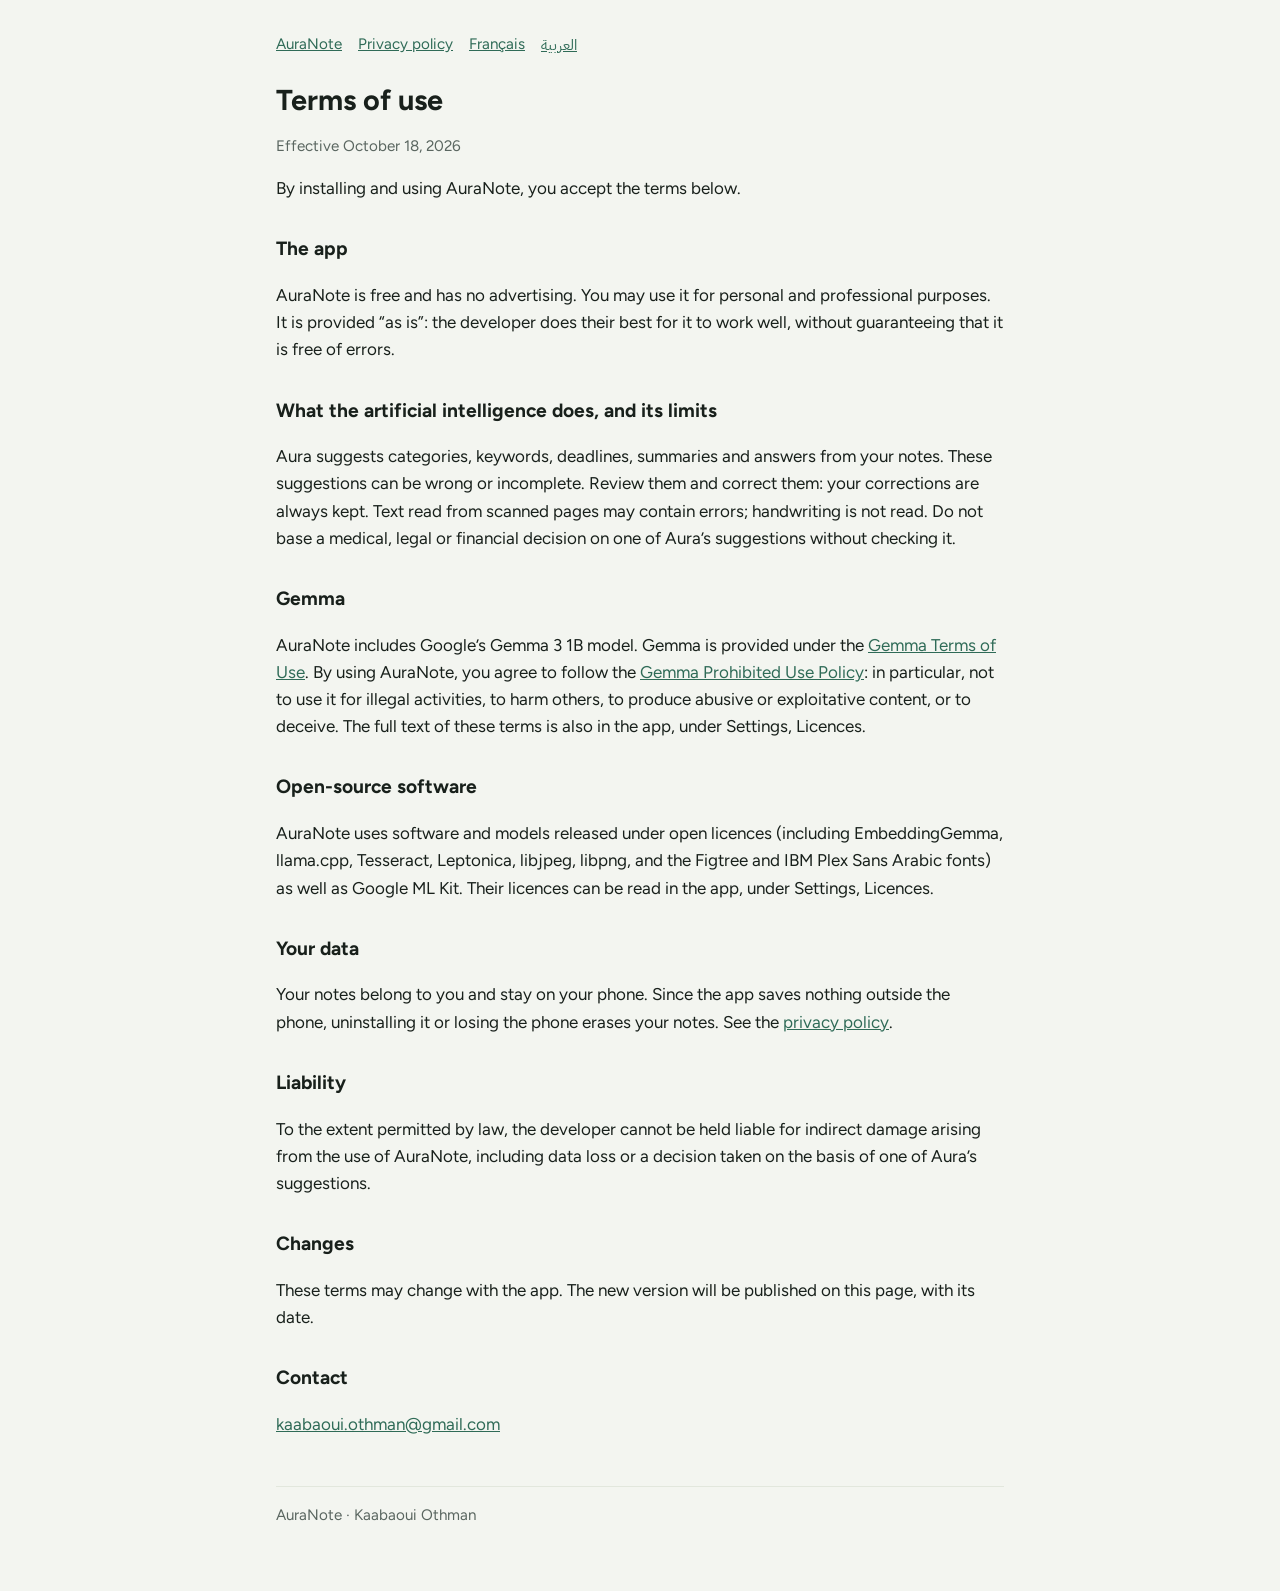
<file: en/terms.html>
<!doctype html>
<html lang="en">
<head>
<meta charset="utf-8">
<meta name="viewport" content="width=device-width, initial-scale=1">
<title>AuraNote — Terms of use</title>
<link rel="stylesheet" href="../style.css">
</head>
<body>
<main>
<nav><a href="index.html">AuraNote</a><a href="privacy.html">Privacy policy</a><a href="../fr/conditions.html" lang="fr">Français</a><a href="../ar/terms.html" lang="ar">العربية</a></nav>
<h1>Terms of use</h1>
<p class="date">Effective October 18, 2026</p>

<p>By installing and using AuraNote, you accept the terms below.</p>

<h2>The app</h2>
<p>AuraNote is free and has no advertising. You may use it for personal and professional purposes. It is provided
“as is”: the developer does their best for it to work well, without guaranteeing that it is free of errors.</p>

<h2>What the artificial intelligence does, and its limits</h2>
<p>Aura suggests categories, keywords, deadlines, summaries and answers from your notes. These suggestions can be wrong
or incomplete. Review them and correct them: your corrections are always kept. Text read from scanned pages may contain
errors; handwriting is not read. Do not base a medical, legal or financial decision on one of Aura’s suggestions
without checking it.</p>

<h2>Gemma</h2>
<p>AuraNote includes Google’s Gemma 3 1B model. Gemma is provided under the
<a href="https://ai.google.dev/gemma/terms">Gemma Terms of Use</a>. By using AuraNote, you agree to follow the
<a href="https://ai.google.dev/gemma/prohibited_use_policy">Gemma Prohibited Use Policy</a>: in particular, not to use
it for illegal activities, to harm others, to produce abusive or exploitative content, or to deceive. The full text of
these terms is also in the app, under Settings, Licences.</p>

<h2>Open-source software</h2>
<p>AuraNote uses software and models released under open licences (including EmbeddingGemma, llama.cpp, Tesseract,
Leptonica, libjpeg, libpng, and the Figtree and IBM Plex Sans Arabic fonts) as well as Google ML Kit. Their licences can
be read in the app, under Settings, Licences.</p>

<h2>Your data</h2>
<p>Your notes belong to you and stay on your phone. Since the app saves nothing outside the phone, uninstalling it or
losing the phone erases your notes. See the <a href="privacy.html">privacy policy</a>.</p>

<h2>Liability</h2>
<p>To the extent permitted by law, the developer cannot be held liable for indirect damage arising from the use of
AuraNote, including data loss or a decision taken on the basis of one of Aura’s suggestions.</p>

<h2>Changes</h2>
<p>These terms may change with the app. The new version will be published on this page, with its date.</p>

<h2>Contact</h2>
<p><a href="mailto:kaabaoui.othman@gmail.com">kaabaoui.othman@gmail.com</a></p>

<footer>AuraNote · Kaabaoui Othman</footer>
</main>
</body>
</html>
</file>
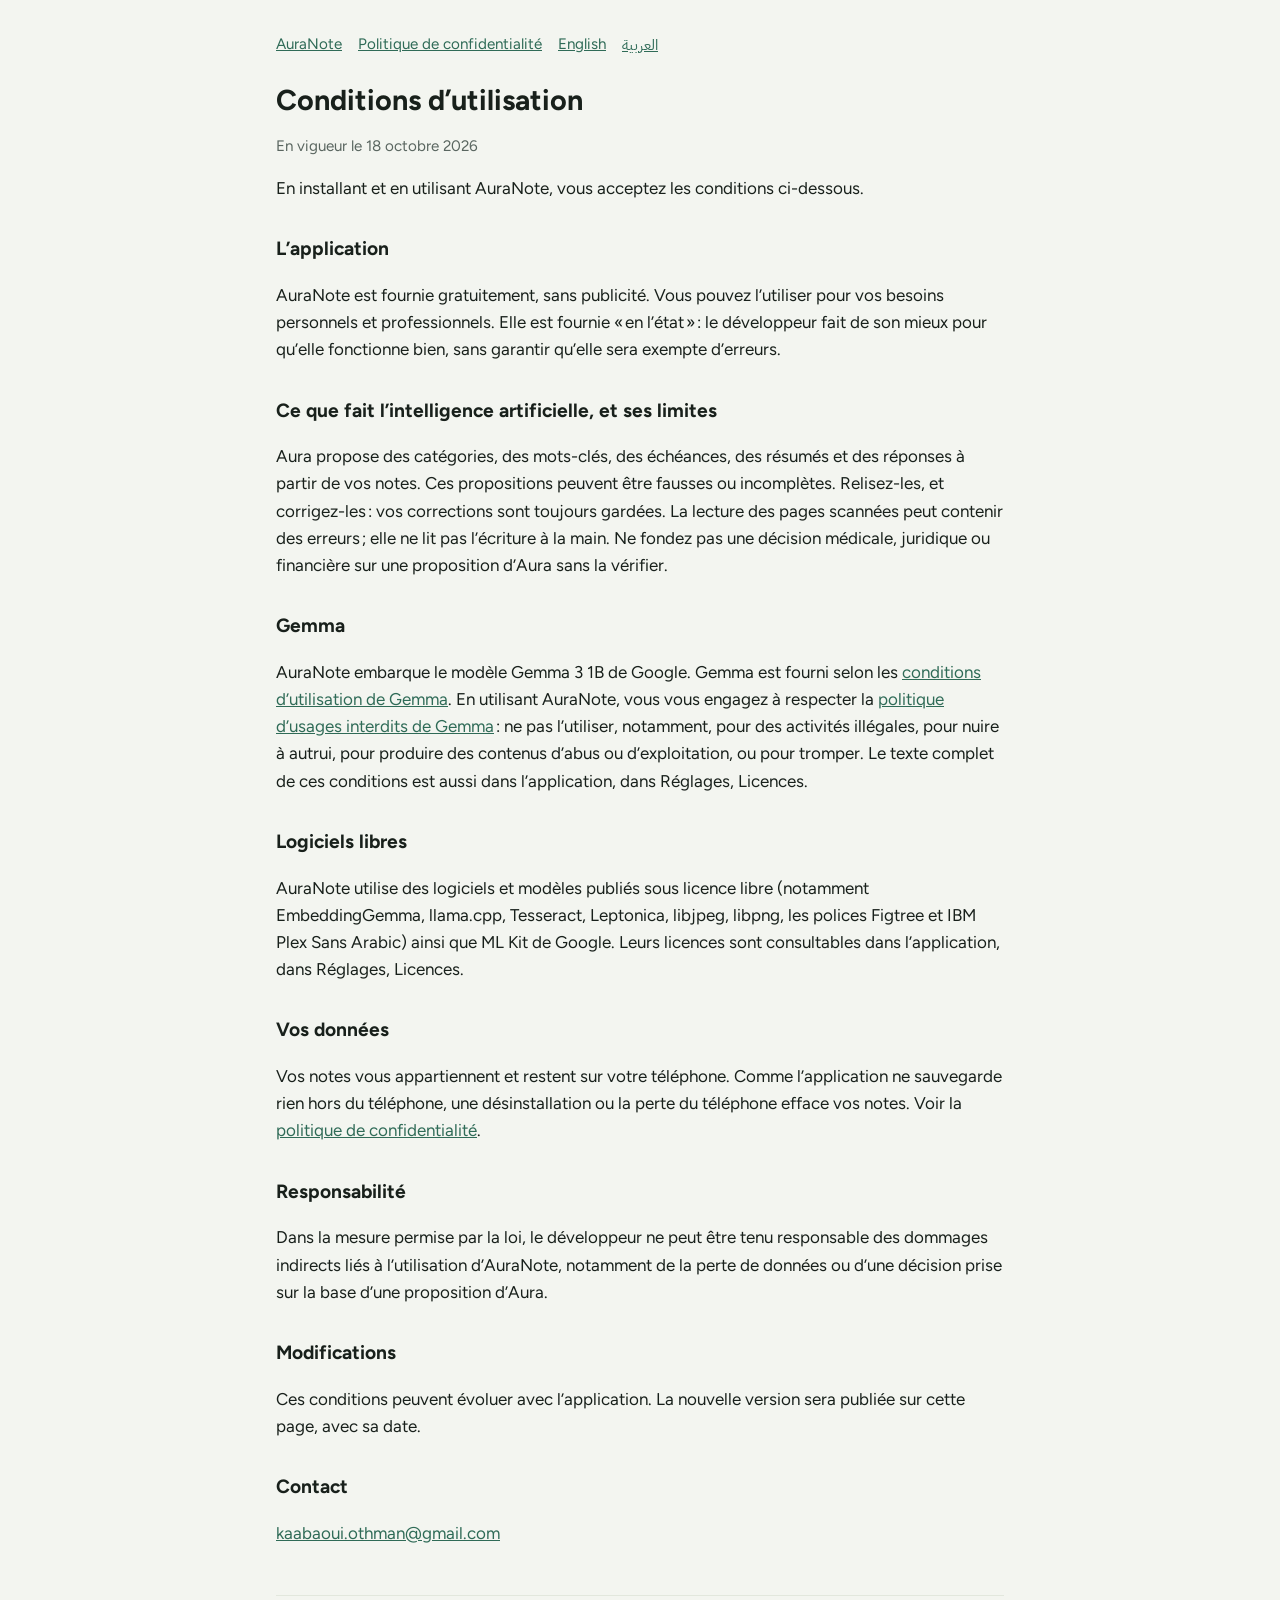
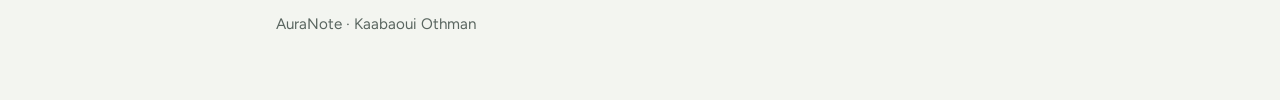
<file: fr/conditions.html>
<!doctype html>
<html lang="fr">
<head>
<meta charset="utf-8">
<meta name="viewport" content="width=device-width, initial-scale=1">
<title>AuraNote — Conditions d’utilisation</title>
<link rel="stylesheet" href="../style.css">
</head>
<body>
<main>
<nav><a href="../index.html">AuraNote</a><a href="confidentialite.html">Politique de confidentialité</a><a href="../en/terms.html" lang="en">English</a><a href="../ar/terms.html" lang="ar">العربية</a></nav>
<h1>Conditions d’utilisation</h1>
<p class="date">En vigueur le 18 octobre 2026</p>

<p>En installant et en utilisant AuraNote, vous acceptez les conditions ci-dessous.</p>

<h2>L’application</h2>
<p>AuraNote est fournie gratuitement, sans publicité. Vous pouvez l’utiliser pour vos besoins personnels et
professionnels. Elle est fournie « en l’état » : le développeur fait de son mieux pour qu’elle fonctionne bien, sans
garantir qu’elle sera exempte d’erreurs.</p>

<h2>Ce que fait l’intelligence artificielle, et ses limites</h2>
<p>Aura propose des catégories, des mots-clés, des échéances, des résumés et des réponses à partir de vos notes. Ces
propositions peuvent être fausses ou incomplètes. Relisez-les, et corrigez-les : vos corrections sont toujours
gardées. La lecture des pages scannées peut contenir des erreurs ; elle ne lit pas l’écriture à la main. Ne fondez pas
une décision médicale, juridique ou financière sur une proposition d’Aura sans la vérifier.</p>

<h2>Gemma</h2>
<p>AuraNote embarque le modèle Gemma 3 1B de Google. Gemma est fourni selon les
<a href="https://ai.google.dev/gemma/terms">conditions d’utilisation de Gemma</a>. En utilisant AuraNote, vous vous
engagez à respecter la <a href="https://ai.google.dev/gemma/prohibited_use_policy">politique d’usages interdits de
Gemma</a> : ne pas l’utiliser, notamment, pour des activités illégales, pour nuire à autrui, pour produire des contenus
d’abus ou d’exploitation, ou pour tromper. Le texte complet de ces conditions est aussi dans l’application, dans
Réglages, Licences.</p>

<h2>Logiciels libres</h2>
<p>AuraNote utilise des logiciels et modèles publiés sous licence libre (notamment EmbeddingGemma, llama.cpp,
Tesseract, Leptonica, libjpeg, libpng, les polices Figtree et IBM Plex Sans Arabic) ainsi que ML Kit de Google. Leurs
licences sont consultables dans l’application, dans Réglages, Licences.</p>

<h2>Vos données</h2>
<p>Vos notes vous appartiennent et restent sur votre téléphone. Comme l’application ne sauvegarde rien hors du
téléphone, une désinstallation ou la perte du téléphone efface vos notes. Voir la
<a href="confidentialite.html">politique de confidentialité</a>.</p>

<h2>Responsabilité</h2>
<p>Dans la mesure permise par la loi, le développeur ne peut être tenu responsable des dommages indirects liés à
l’utilisation d’AuraNote, notamment de la perte de données ou d’une décision prise sur la base d’une proposition
d’Aura.</p>

<h2>Modifications</h2>
<p>Ces conditions peuvent évoluer avec l’application. La nouvelle version sera publiée sur cette page, avec sa date.</p>

<h2>Contact</h2>
<p><a href="mailto:kaabaoui.othman@gmail.com">kaabaoui.othman@gmail.com</a></p>

<footer>AuraNote · Kaabaoui Othman</footer>
</main>
</body>
</html>
</file>
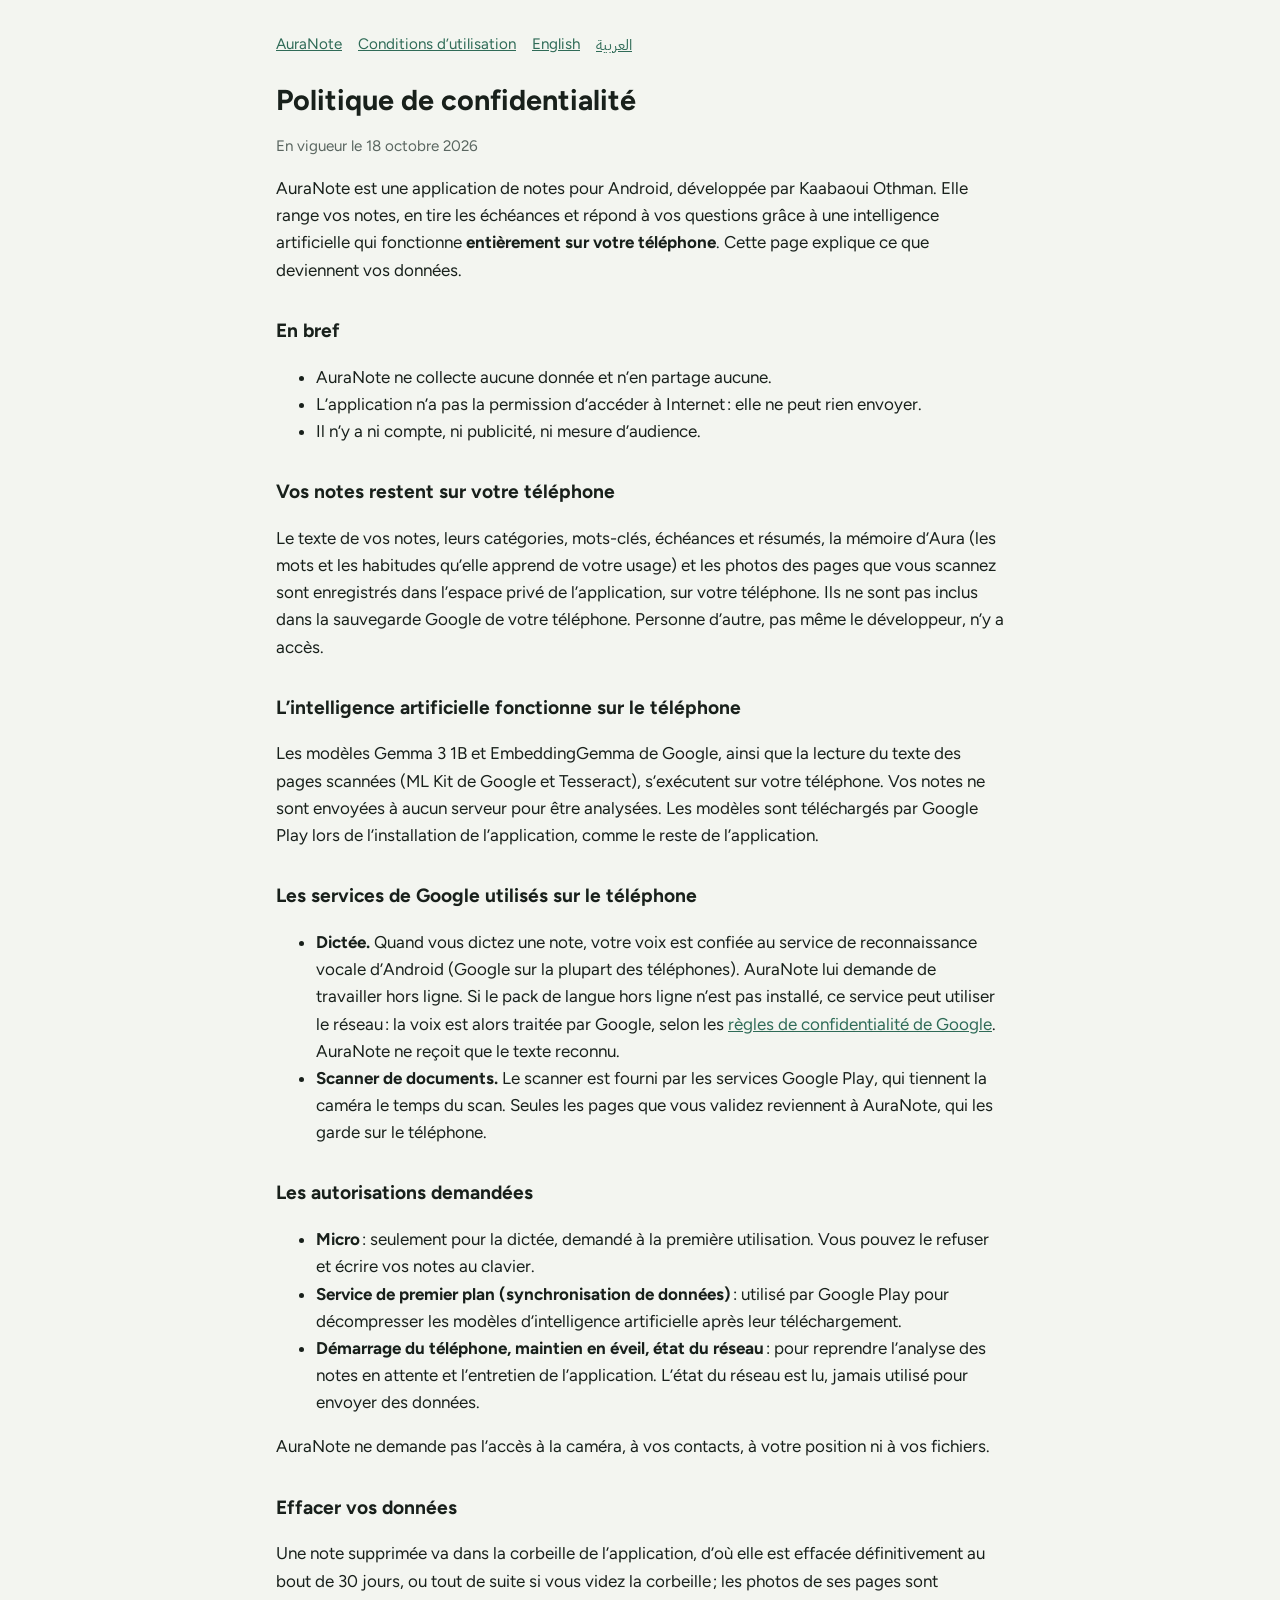
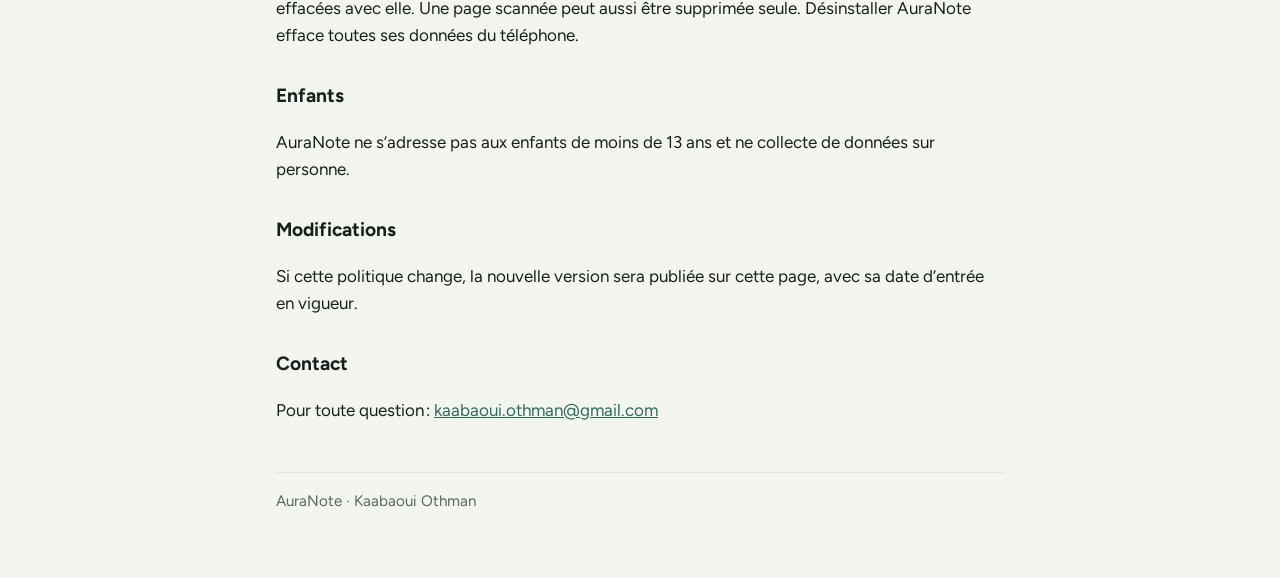
<file: fr/confidentialite.html>
<!doctype html>
<html lang="fr">
<head>
<meta charset="utf-8">
<meta name="viewport" content="width=device-width, initial-scale=1">
<title>AuraNote — Politique de confidentialité</title>
<link rel="stylesheet" href="../style.css">
</head>
<body>
<main>
<nav><a href="../index.html">AuraNote</a><a href="conditions.html">Conditions d’utilisation</a><a href="../en/privacy.html" lang="en">English</a><a href="../ar/privacy.html" lang="ar">العربية</a></nav>
<h1>Politique de confidentialité</h1>
<p class="date">En vigueur le 18 octobre 2026</p>

<p>AuraNote est une application de notes pour Android, développée par Kaabaoui Othman. Elle range vos notes, en tire les
échéances et répond à vos questions grâce à une intelligence artificielle qui fonctionne <strong>entièrement sur votre
téléphone</strong>. Cette page explique ce que deviennent vos données.</p>

<h2>En bref</h2>
<ul>
<li>AuraNote ne collecte aucune donnée et n’en partage aucune.</li>
<li>L’application n’a pas la permission d’accéder à Internet : elle ne peut rien envoyer.</li>
<li>Il n’y a ni compte, ni publicité, ni mesure d’audience.</li>
</ul>

<h2>Vos notes restent sur votre téléphone</h2>
<p>Le texte de vos notes, leurs catégories, mots-clés, échéances et résumés, la mémoire d’Aura (les mots et les
habitudes qu’elle apprend de votre usage) et les photos des pages que vous scannez sont enregistrés dans l’espace privé
de l’application, sur votre téléphone. Ils ne sont pas inclus dans la sauvegarde Google de votre téléphone. Personne
d’autre, pas même le développeur, n’y a accès.</p>

<h2>L’intelligence artificielle fonctionne sur le téléphone</h2>
<p>Les modèles Gemma 3 1B et EmbeddingGemma de Google, ainsi que la lecture du texte des pages scannées (ML Kit de
Google et Tesseract), s’exécutent sur votre téléphone. Vos notes ne sont envoyées à aucun serveur pour être analysées.
Les modèles sont téléchargés par Google Play lors de l’installation de l’application, comme le reste de l’application.</p>

<h2>Les services de Google utilisés sur le téléphone</h2>
<ul>
<li><strong>Dictée.</strong> Quand vous dictez une note, votre voix est confiée au service de reconnaissance vocale
d’Android (Google sur la plupart des téléphones). AuraNote lui demande de travailler hors ligne. Si le pack de langue
hors ligne n’est pas installé, ce service peut utiliser le réseau : la voix est alors traitée par Google, selon les
<a href="https://policies.google.com/privacy?hl=fr">règles de confidentialité de Google</a>. AuraNote ne reçoit que
le texte reconnu.</li>
<li><strong>Scanner de documents.</strong> Le scanner est fourni par les services Google Play, qui tiennent la caméra
le temps du scan. Seules les pages que vous validez reviennent à AuraNote, qui les garde sur le téléphone.</li>
</ul>

<h2>Les autorisations demandées</h2>
<ul>
<li><strong>Micro</strong> : seulement pour la dictée, demandé à la première utilisation. Vous pouvez le refuser et
écrire vos notes au clavier.</li>
<li><strong>Service de premier plan (synchronisation de données)</strong> : utilisé par Google Play pour décompresser
les modèles d’intelligence artificielle après leur téléchargement.</li>
<li><strong>Démarrage du téléphone, maintien en éveil, état du réseau</strong> : pour reprendre l’analyse des notes en
attente et l’entretien de l’application. L’état du réseau est lu, jamais utilisé pour envoyer des données.</li>
</ul>
<p>AuraNote ne demande pas l’accès à la caméra, à vos contacts, à votre position ni à vos fichiers.</p>

<h2>Effacer vos données</h2>
<p>Une note supprimée va dans la corbeille de l’application, d’où elle est effacée définitivement au bout de 30 jours,
ou tout de suite si vous videz la corbeille ; les photos de ses pages sont effacées avec elle. Une page scannée peut
aussi être supprimée seule. Désinstaller AuraNote efface toutes ses données du téléphone.</p>

<h2>Enfants</h2>
<p>AuraNote ne s’adresse pas aux enfants de moins de 13 ans et ne collecte de données sur personne.</p>

<h2>Modifications</h2>
<p>Si cette politique change, la nouvelle version sera publiée sur cette page, avec sa date d’entrée en vigueur.</p>

<h2>Contact</h2>
<p>Pour toute question : <a href="mailto:kaabaoui.othman@gmail.com">kaabaoui.othman@gmail.com</a></p>

<footer>AuraNote · Kaabaoui Othman</footer>
</main>
</body>
</html>
</file>
<file: style.css>
/* AuraNote — identité Sauge, comme l'application (clair et sombre). Polices embarquées : rien n'est chargé ailleurs. */
@font-face { font-family: "Figtree"; src: url("fonts/figtree_regular.ttf") format("truetype"); font-weight: 400; font-display: swap; }
@font-face { font-family: "Figtree"; src: url("fonts/figtree_semibold.ttf") format("truetype"); font-weight: 600; font-display: swap; }
@font-face { font-family: "Figtree"; src: url("fonts/figtree_bold.ttf") format("truetype"); font-weight: 700; font-display: swap; }
@font-face { font-family: "Plex Arabic"; src: url("fonts/ibmplexsansarabic_regular.ttf") format("truetype"); font-weight: 400; font-display: swap; }
@font-face { font-family: "Plex Arabic"; src: url("fonts/ibmplexsansarabic_semibold.ttf") format("truetype"); font-weight: 600 700; font-display: swap; }

:root {
  --papier: #F3F5F0; --fiche: #FFFFFF; --filet: #E2E7DD; --encre: #18201B; --graphite: #5A6660;
  --accent: #2F6B57; --voile: #DCEBE4; --tache: #A34F33; --projet: #3B648F; --idee: #7D5F0E;
  --ombre: 0 1px 2px rgba(24, 32, 27, .06), 0 8px 24px rgba(24, 32, 27, .06);
}
@media (prefers-color-scheme: dark) {
  :root {
    --papier: #121714; --fiche: #1B221E; --filet: #2A332D; --encre: #E8EEE9; --graphite: #A3AFA8;
    --accent: #7FC7A9; --voile: #1E3A30; --tache: #E39A7E; --projet: #8EB0DA; --idee: #D9B85E;
    --ombre: 0 1px 2px rgba(0, 0, 0, .3), 0 8px 24px rgba(0, 0, 0, .25);
  }
}

* { box-sizing: border-box; }
html { -webkit-text-size-adjust: 100%; }
body { margin: 0; background: var(--papier); color: var(--encre); font: 17px/1.6 "Figtree", system-ui, -apple-system, "Segoe UI", Roboto, sans-serif; overflow-wrap: anywhere; }
[lang="ar"] { font-family: "Plex Arabic", "Figtree", system-ui, sans-serif; letter-spacing: 0; line-height: 1.75; }
a { color: var(--accent); }

/* Pages de texte (confidentialité, conditions) */
main { max-width: 760px; margin: 0 auto; padding: 32px 16px 64px; }
main h1 { font-size: 1.8rem; line-height: 1.25; margin: 0 0 4px; }
main h2 { font-size: 1.2rem; margin: 32px 0 8px; }
.date, main nav, main footer { color: var(--graphite); font-size: .95rem; }
main nav { display: flex; flex-wrap: wrap; gap: 16px; margin-bottom: 24px; }
main footer { border-top: 1px solid var(--filet); margin-top: 48px; padding-top: 16px; }

/* Site vitrine */
.vitrine { max-width: 1080px; margin: 0 auto; padding: 0 16px; }
.barre { display: flex; align-items: center; justify-content: space-between; gap: 16px; padding: 20px 0; flex-wrap: wrap; }
.marque { display: flex; align-items: center; gap: 10px; font-weight: 700; font-size: 1.15rem; color: var(--encre); text-decoration: none; }
.marque img { width: 36px; height: 36px; border-radius: 9px; }
.langues { display: flex; gap: 14px; font-size: .95rem; }
.langues a { color: var(--graphite); text-decoration: none; }
.langues a[aria-current] { color: var(--encre); font-weight: 600; }

.une { display: grid; grid-template-columns: 1.1fr .9fr; gap: 48px; align-items: center; padding: 40px 0 72px; }
.une h1 { font-size: clamp(2rem, 5vw, 3.2rem); line-height: 1.15; margin: 0 0 18px; }
.une h1 em { font-style: normal; color: var(--accent); }
.chapeau { font-size: 1.15rem; color: var(--graphite); margin: 0 0 28px; max-width: 34em; }
.badges { display: flex; flex-wrap: wrap; gap: 10px; }
.badge { display: inline-flex; align-items: center; gap: 8px; padding: 10px 16px; border-radius: 999px; font-weight: 600; font-size: .95rem; }
.badge.plein { background: var(--accent); color: var(--papier); }
.badge.voile { background: var(--voile); color: var(--accent); }

/* Le téléphone d'illustration */
.telephone { justify-self: center; width: min(320px, 100%); border-radius: 40px; padding: 14px; background: #0e1310; box-shadow: var(--ombre); }
.ecran { min-height: 560px; border-radius: 28px; background: var(--papier); padding: 22px 16px; display: flex; flex-direction: column; gap: 14px; }
.titre-ecran { font-weight: 700; font-size: 1.05rem; }
.fiche { background: var(--fiche); border-radius: 20px; padding: 14px 16px; box-shadow: var(--ombre); }
.fiche .t { font-weight: 600; margin-bottom: 8px; line-height: 1.35; }
.pastilles { display: flex; flex-wrap: wrap; gap: 6px; }
.pastille { font-size: .78rem; padding: 3px 10px; border-radius: 999px; border: 1px solid var(--filet); color: var(--graphite); }
.pastille.tache { color: var(--tache); }
.pastille.projet { color: var(--projet); }
.pastille.idee { color: var(--idee); }
.bulle { background: var(--voile); color: var(--encre); border-radius: 18px 18px 18px 6px; padding: 12px 14px; font-size: .9rem; line-height: 1.5; }
[dir="rtl"] .bulle { border-radius: 18px 18px 6px 18px; }
.bulle b { color: var(--accent); }
.question { align-self: flex-end; background: var(--fiche); border: 1px solid var(--filet); border-radius: 18px 18px 6px 18px; padding: 10px 14px; font-size: .9rem; }
[dir="rtl"] .question { align-self: flex-start; border-radius: 18px 18px 18px 6px; }

.section { padding: 56px 0; border-top: 1px solid var(--filet); }
.section h2 { font-size: clamp(1.5rem, 3.5vw, 2rem); line-height: 1.25; margin: 0 0 8px; }
.section > p { color: var(--graphite); margin: 0 0 32px; max-width: 40em; }
.grille { display: grid; grid-template-columns: repeat(3, 1fr); gap: 16px; }
.carte { background: var(--fiche); border: 1px solid var(--filet); border-radius: 20px; padding: 22px; }
.carte h3 { margin: 12px 0 6px; font-size: 1.1rem; }
.carte p { margin: 0; color: var(--graphite); font-size: .98rem; }
.picto { width: 40px; height: 40px; border-radius: 12px; background: var(--voile); color: var(--accent); display: grid; place-items: center; }
.picto svg { width: 22px; height: 22px; stroke: currentColor; fill: none; stroke-width: 1.8; stroke-linecap: round; stroke-linejoin: round; }

.prive { display: grid; grid-template-columns: 1fr 1fr; gap: 32px; align-items: start; }
.coches { list-style: none; padding: 0; margin: 0; display: grid; gap: 12px; }
.coches li { display: flex; gap: 12px; align-items: flex-start; }
.coches li::before { content: "✓"; flex: 0 0 24px; height: 24px; margin-top: 2px; border-radius: 50%; background: var(--voile); color: var(--accent); font-weight: 700; font-size: .85rem; display: grid; place-items: center; }

.questions details { background: var(--fiche); border: 1px solid var(--filet); border-radius: 16px; padding: 14px 18px; margin-bottom: 10px; }
.questions summary { cursor: pointer; font-weight: 600; }
.questions details p { color: var(--graphite); margin: 10px 0 2px; }

.pied { display: flex; flex-wrap: wrap; gap: 8px 24px; justify-content: space-between; padding: 28px 0 48px; border-top: 1px solid var(--filet); color: var(--graphite); font-size: .95rem; }
.pied .liens { display: flex; flex-wrap: wrap; gap: 18px; }

@media (max-width: 860px) {
  .une { grid-template-columns: 1fr; gap: 40px; padding-top: 16px; }
  .grille, .prive { grid-template-columns: 1fr; }
  .ecran { min-height: 0; }
}

/* Aura Brain : la section qui distingue AuraNote, en tête */
.brain { background: linear-gradient(180deg, var(--voile), transparent 85%); border-radius: 28px; padding: 40px 24px; border-top: 0; margin-bottom: 8px; }
.grille.deux { grid-template-columns: repeat(2, 1fr); }
@media (max-width: 860px) { .grille.deux { grid-template-columns: 1fr; } .brain { padding: 28px 16px; } }
</file>
